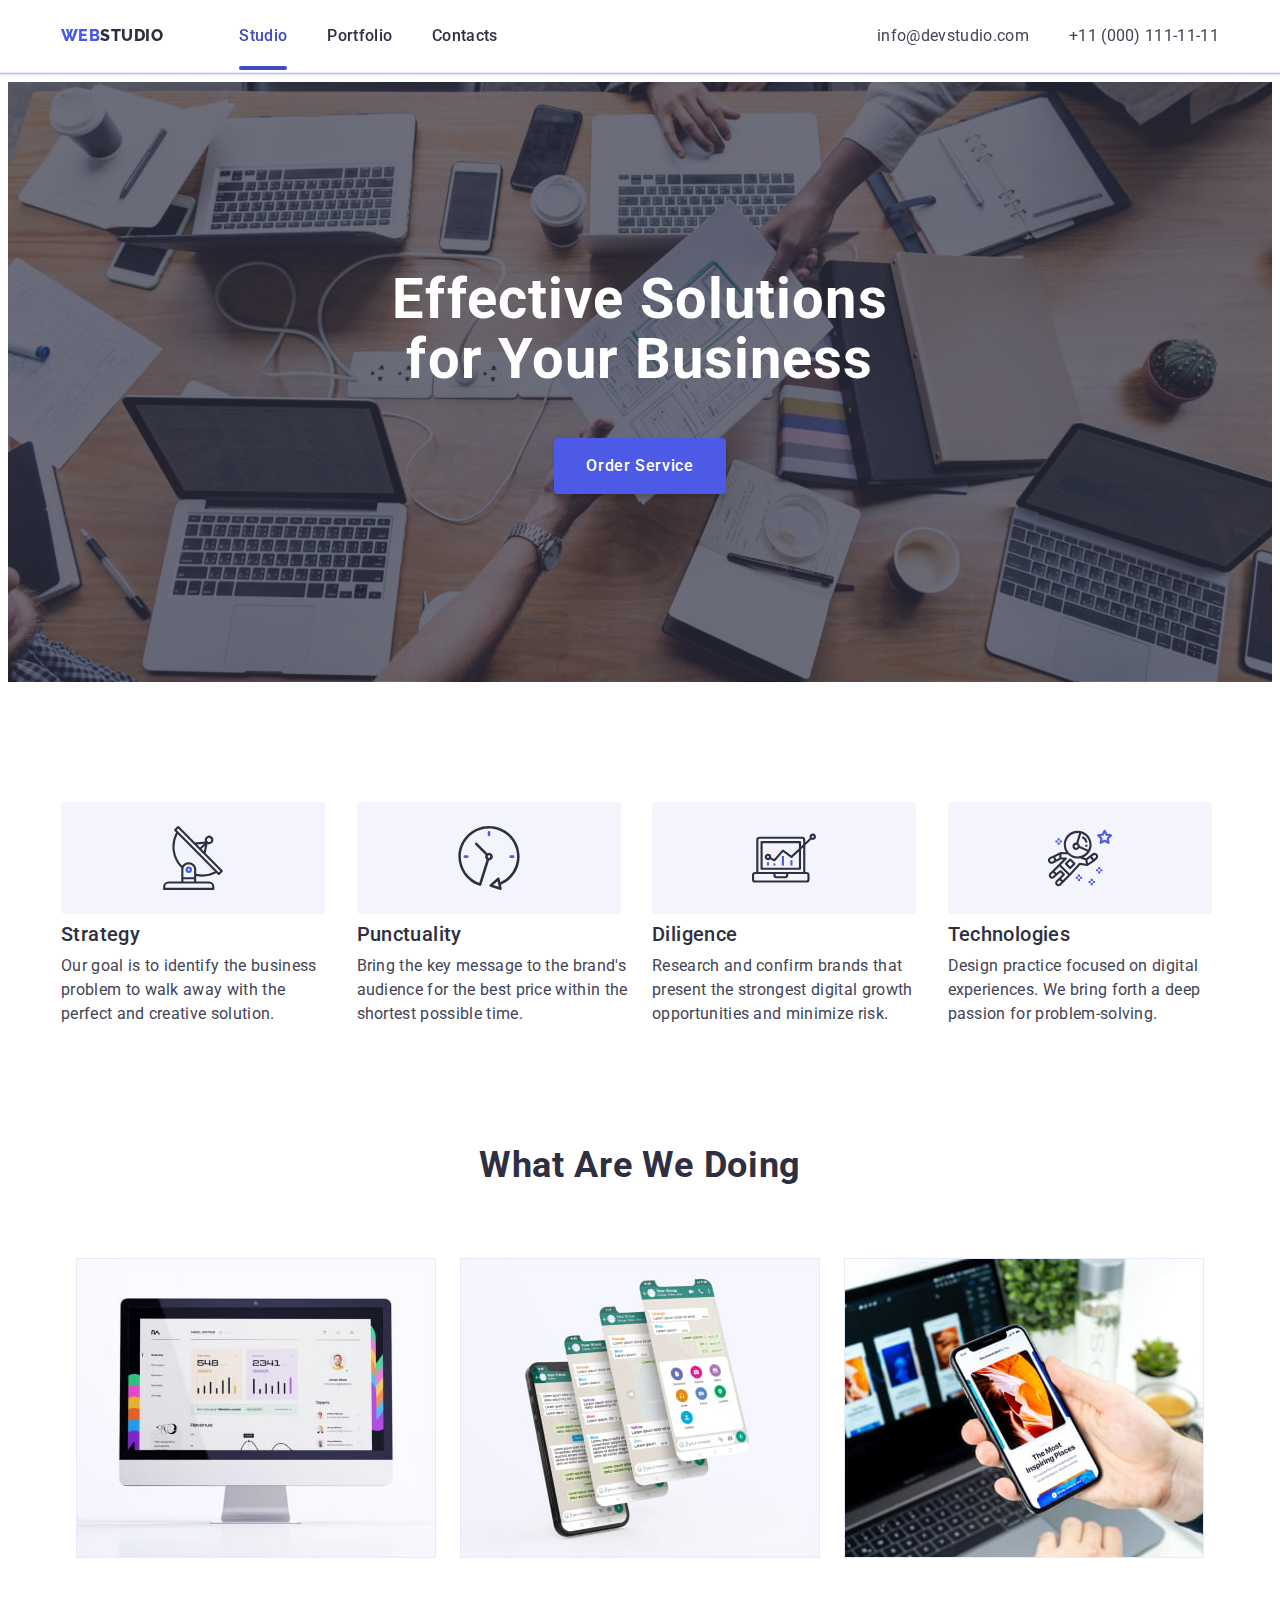
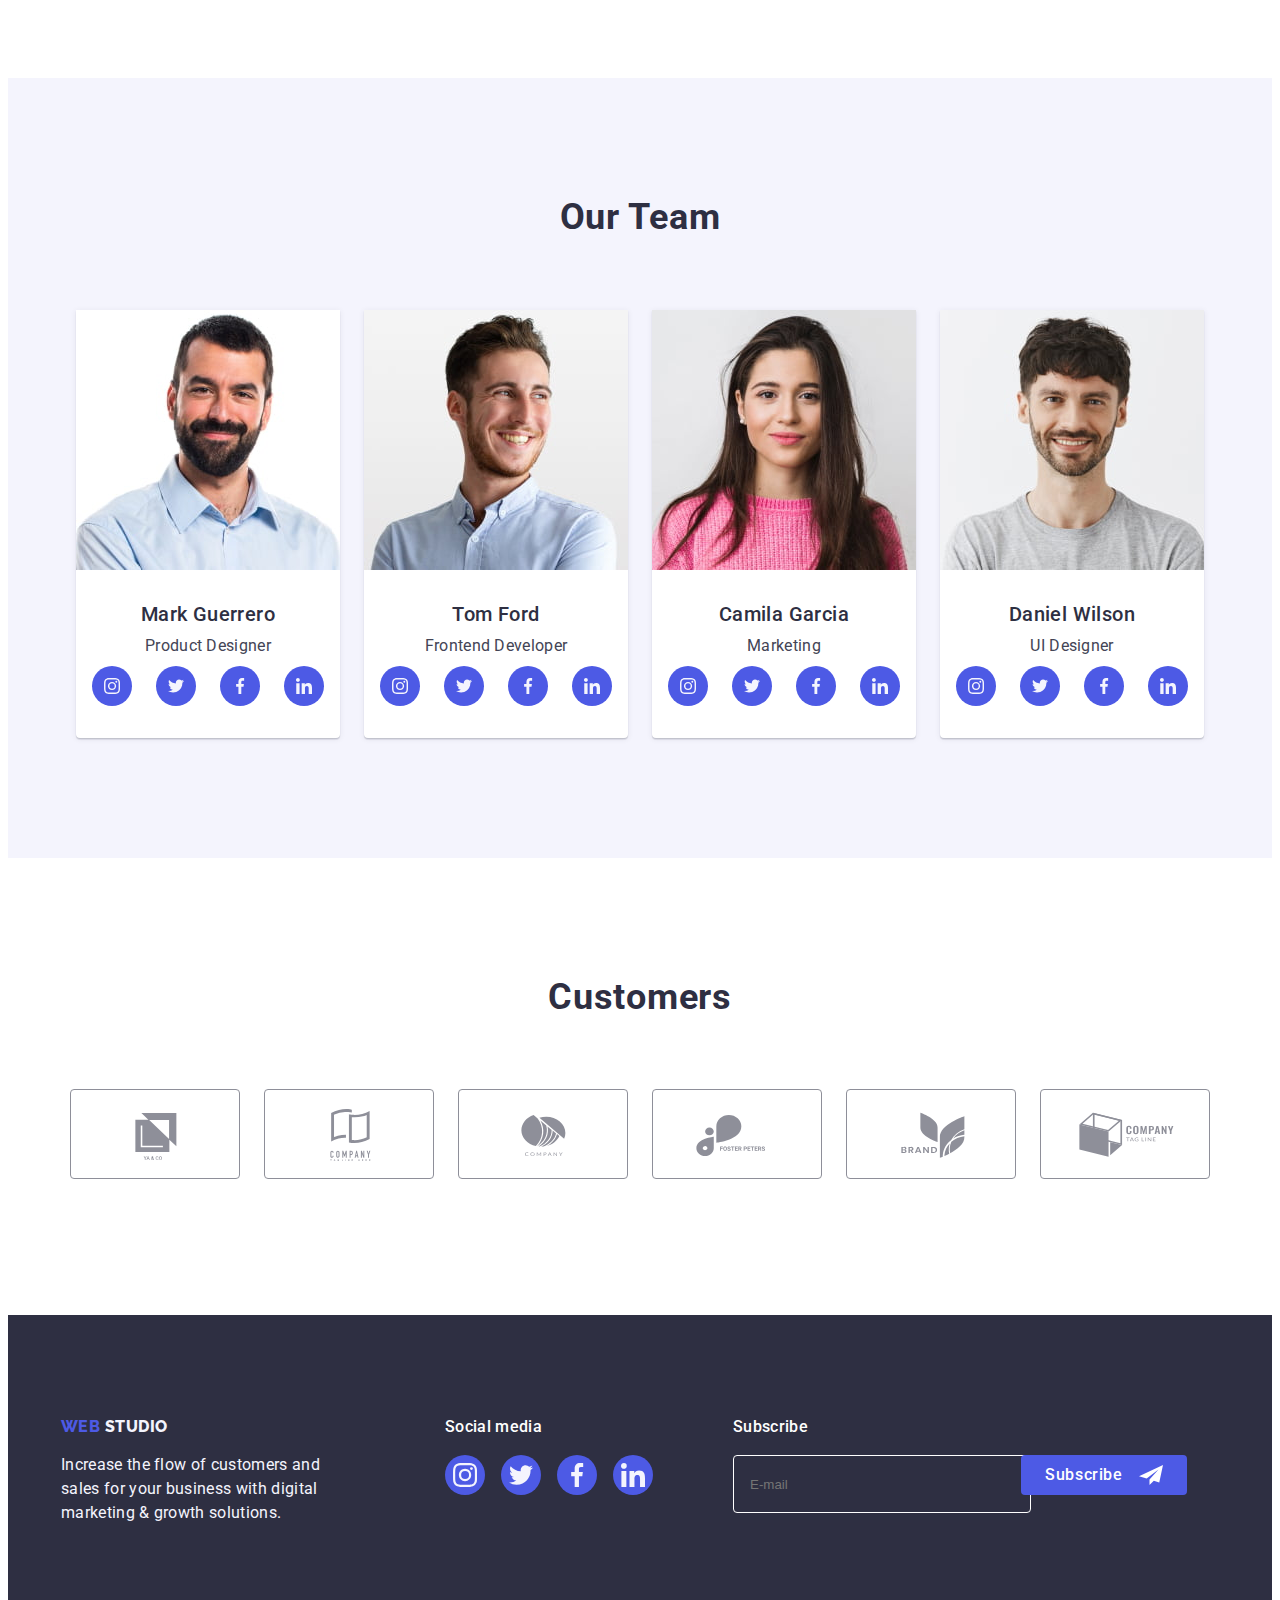
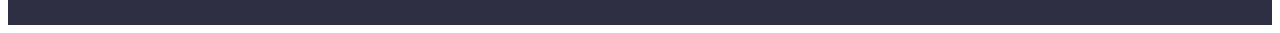
<file: index.html>
<!DOCTYPE html>
<html lang="en">
  <head>
    <meta charset="UTF-8" />
    <meta http-equiv="X-UA-Compatible" content="IE=edge" />
    <meta name="viewport" content="width=device-width, initial-scale=1.0" />
    <title>Web Studio</title>
    <link rel="preconnect" href="https://fonts.googleapis.com" />
    <link rel="preconnect" href="https://fonts.gstatic.com" crossorigin />
    <link
      href="https://fonts.googleapis.com/css2?family=Raleway:wght@800&family=Roboto:wght@400;500;700&display=swap"
      rel="stylesheet"
    />
    <link
      rel="stylesheet"
      href="https://cdnjs.cloudflare.com/ajax/libs/modern-normalize/1.1.0/modern-normalize.min.css"
      integrity="sha512-wpPYUAdjBVSE4KJnH1VR1HeZfpl1ub8YT/NKx4PuQ5NmX2tKuGu6U/JRp5y+Y8XG2tV+wKQpNHVUX03MfMFn9Q=="
      crossorigin="anonymous"
      referrerpolicy="no-referrer"
    />
    <link rel="stylesheet" href="./css/styles.css" />
  </head>

  <body>
    <!-- Header section -->
    <header class="header">
      <!-- Navigation in header -->
      <div class="header-container container">
        <nav class="nav">
          <a class="nav-logo logo link" href="./index.html">
            Web
            <span class="studi">Studio</span>
          </a>
          <ul class="nav-list list">
            <li class="nav-list-item"><a class="nav-link link navigation active" href="./index.html">Studio</a></li>
            <li class="nav-list-item"><a class="nav-link link navigation" href="./portfolio.html">Portfolio</a></li>
            <li class="nav-list-item"><a class="nav-link link navigation" href="">Contacts</a></li>
          </ul>
        </nav>
        <!-- Contact in header -->
        <address class="contact-link contact-link-container">
          <ul class="contact-list list">
            <li><a class="contact-link link" href="mailto:info@devstudio.com">info@devstudio.com</a></li>
            <li><a class="contact-link link" href="tel:+110001111111">+11 (000) 111-11-11</a></li>
          </ul>
        </address>
      </div>
    </header>
    <!-- Main block -->
    <main>
      <!-- Hero section -->
      <section class="hero-section section">
        <div class="container hero-block-container">
          <h1 class="hero-container hero">Effective Solutions for Your Business</h1>
          <button class="button btn" type="button" data-modal-open>Order Service</button>
        </div>
      </section>
      <!-- Feature section -->
      <section class="section section-feature">
        <div class="container">
          <h2 class="visually-hidden">Our advantages</h2>
          <ul class="section-list feature-container list">
            <li class="section-list-item">
              <div class="feature">
                <svg class="feature-icon" width="64" height="64">
                  <use href="./images/icons.svg#strategy"></use>
                </svg>
              </div>
              <h3 class="feature-subtitle subtitle">Strategy</h3>
              <p class="feature-description description">
                Our goal is to identify the business problem to walk away with the perfect and creative solution.
              </p>
            </li>

            <li class="section-list-item">
              <div class="feature">
                <svg class="feature-icon" width="64" height="64">
                  <use href="./images/icons.svg#punctuality"></use>
                </svg>
              </div>
              <h3 class="feature-subtitle subtitle">Punctuality</h3>
              <p class="feature-description description">
                Bring the key message to the brand's audience for the best price within the shortest possible time.
              </p>
            </li>
            <li class="section-list-item">
              <div class="feature">
                <svg class="feature-icon" width="64" height="64">
                  <use href="./images/icons.svg#diligence"></use>
                </svg>
              </div>
              <h3 class="feature-subtitle subtitle">Diligence</h3>
              <p class="feature-description description">
                Research and confirm brands that present the strongest digital growth opportunities and minimize risk.
              </p>
            </li>
            <li class="section-list-item">
              <div class="feature">
                <svg class="feature-icon" width="64" height="64">
                  <use href="./images/icons.svg#technologies"></use>
                </svg>
              </div>
              <h3 class="feature-subtitle subtitle">Technologies</h3>
              <p class="feature-description description">
                Design practice focused on digital experiences. We bring forth a deep passion for problem-solving.
              </p>
            </li>
          </ul>
        </div>
      </section>
      <!-- About section -->
      <section class="section about-section">
        <div class="container">
          <h2 class="title title-container">What are we doing</h2>
          <ul class="about-list card-container list section-list">
            <li class="card-container-item"
              ><img src="./images/what-are-we-doing/img-1.jpg" alt="Computer" width="360" height="300"
            /></li>
            <li class="card-container-item"
              ><img src="./images/what-are-we-doing/img-2.jpg" alt="Phone" width="360" height="300"
            /></li>
            <li class="card-container-item"
              ><img src="./images/what-are-we-doing/img-3.jpg" alt="Tablet" width="360" height="300"
            /></li>
          </ul>
        </div>
      </section>
      <!-- Team section -->
      <section class="team">
        <div class="container team-container">
          <h2 class="title title-container">Our Team</h2>
          <ul class="card-container list section-list">
            <li class="team-list card-container-item crew">
              <img src="./images/our-team/img-1.jpg" alt="Product Designer Mark Guerrero" width="264" height="260" />
              <div class="card-description">
                <h3 class="crew-subtitle subtitle">Mark Guerrero</h3>
                <p class="crew-description description">Product Designer</p>
                <ul class="socials list">
                  <li class="socials-item">
                    <a
                      class="socials-link link"
                      href=""
                      target="_blank"
                      rel="noopener noreferrer"
                      aria-label="Instagram icon"
                    >
                      <svg class="socials-icon" width="16" height="16">
                        <use href="./images/icons.svg#instagram"></use>
                      </svg>
                    </a>
                  </li>
                  <li class="socials-item">
                    <a
                      class="socials-link link"
                      href=""
                      target="_blank"
                      rel="noopener noreferrer"
                      aria-label="Twitter icon"
                    >
                      <svg class="socials-icon" width="16" height="16">
                        <use href="./images/icons.svg#twitter"></use>
                      </svg>
                    </a>
                  </li>
                  <li class="socials-item">
                    <a
                      class="socials-link link"
                      href=""
                      target="_blank"
                      rel="noopener noreferrer"
                      aria-label="Facebook icon"
                    >
                      <svg class="socials-icon" width="16" height="16">
                        <use href="./images/icons.svg#facebook"></use>
                      </svg>
                    </a>
                  </li>
                  <li class="socials-item">
                    <a
                      class="socials-link link"
                      href=""
                      target="_blank"
                      rel="noopener noreferrer"
                      aria-label="LinkedIn icon"
                    >
                      <svg class="socials-icon" width="16" height="16">
                        <use href="./images/icons.svg#linkedin"></use>
                      </svg>
                    </a>
                  </li>
                </ul>
              </div>
            </li>

            <li class="team-list card-container-item crew">
              <img src="./images/our-team/img-2.jpg" alt="Frontend Developer Tom Ford" width="264" height="260" />
              <div class="card-description">
                <h3 class="crew-subtitle subtitle">Tom Ford</h3>
                <p class="crew-description description">Frontend Developer</p>
                <ul class="socials list">
                  <li class="socials-item">
                    <a
                      class="socials-link link"
                      href=""
                      target="_blank"
                      rel="noopener noreferrer"
                      aria-label="Instagram icon"
                    >
                      <svg class="socials-icon" width="16" height="16">
                        <use href="./images/icons.svg#instagram"></use>
                      </svg>
                    </a>
                  </li>
                  <li class="socials-item">
                    <a
                      class="socials-link link"
                      href=""
                      target="_blank"
                      rel="noopener noreferrer"
                      aria-label="Twitter icon"
                    >
                      <svg class="socials-icon" width="16" height="16">
                        <use href="./images/icons.svg#twitter"></use>
                      </svg>
                    </a>
                  </li>
                  <li class="socials-item">
                    <a
                      class="socials-link link"
                      href=""
                      target="_blank"
                      rel="noopener noreferrer"
                      aria-label="Facebook icon"
                    >
                      <svg class="socials-icon" width="16" height="16">
                        <use href="./images/icons.svg#facebook"></use>
                      </svg>
                    </a>
                  </li>
                  <li class="socials-item">
                    <a
                      class="socials-link link"
                      href=""
                      target="_blank"
                      rel="noopener noreferrer"
                      aria-label="LinkedIn icon"
                    >
                      <svg class="socials-icon" width="16" height="16">
                        <use href="./images/icons.svg#linkedin"></use>
                      </svg>
                    </a>
                  </li>
                </ul>
              </div>
            </li>

            <li class="team-list card-container-item crew">
              <img src="./images/our-team/img-3.jpg" alt="Marketing Camila Garcia" width="264" height="260" />
              <div class="card-description">
                <h3 class="crew-subtitle subtitle">Camila Garcia</h3>
                <p class="crew-description description">Marketing</p>
                <ul class="socials list">
                  <li class="socials-item">
                    <a
                      class="socials-link link"
                      href=""
                      target="_blank"
                      rel="noopener noreferrer"
                      aria-label="Instagram icon"
                    >
                      <svg class="socials-icon" width="16" height="16">
                        <use href="./images/icons.svg#instagram"></use>
                      </svg>
                    </a>
                  </li>
                  <li class="socials-item">
                    <a
                      class="socials-link link"
                      href=""
                      target="_blank"
                      rel="noopener noreferrer"
                      aria-label="Twitter icon"
                    >
                      <svg class="socials-icon" width="16" height="16">
                        <use href="./images/icons.svg#twitter"></use>
                      </svg>
                    </a>
                  </li>
                  <li class="socials-item">
                    <a
                      class="socials-link link"
                      href=""
                      target="_blank"
                      rel="noopener noreferrer"
                      aria-label="Facebook icon"
                    >
                      <svg class="socials-icon" width="16" height="16">
                        <use href="./images/icons.svg#facebook"></use>
                      </svg>
                    </a>
                  </li>
                  <li class="socials-item">
                    <a
                      class="socials-link link"
                      href=""
                      target="_blank"
                      rel="noopener noreferrer"
                      aria-label="LinkedIn icon"
                    >
                      <svg class="socials-icon" width="16" height="16">
                        <use href="./images/icons.svg#linkedin"></use>
                      </svg>
                    </a>
                  </li>
                </ul>
              </div>
            </li>

            <li class="team-list card-container-item crew">
              <img src="./images/our-team/img-4.jpg" alt="Daniel Wilson UI Designer" width="264" height="260" />
              <div class="card-description">
                <h3 class="crew-subtitle subtitle">Daniel Wilson</h3>
                <p class="crew-description description">UI Designer</p>
                <ul class="socials list">
                  <li class="socials-item">
                    <a
                      class="socials-link link"
                      href=""
                      target="_blank"
                      rel="noopener noreferrer"
                      aria-label="Instagram icon"
                    >
                      <svg class="socials-icon" width="16" height="16">
                        <use href="./images/icons.svg#instagram"></use>
                      </svg>
                    </a>
                  </li>
                  <li class="socials-item">
                    <a
                      class="socials-link link"
                      href=""
                      target="_blank"
                      rel="noopener noreferrer"
                      aria-label="Twitter icon"
                    >
                      <svg class="socials-icon" width="16" height="16">
                        <use href="./images/icons.svg#twitter"></use>
                      </svg>
                    </a>
                  </li>
                  <li class="socials-item">
                    <a
                      class="socials-link link"
                      href=""
                      target="_blank"
                      rel="noopener noreferrer"
                      aria-label="Facebook icon"
                    >
                      <svg class="socials-icon" width="16" height="16">
                        <use href="./images/icons.svg#facebook"></use>
                      </svg>
                    </a>
                  </li>
                  <li class="socials-item">
                    <a
                      class="socials-link link"
                      href=""
                      target="_blank"
                      rel="noopener noreferrer"
                      aria-label="LinkedIn icon"
                    >
                      <svg class="socials-icon" width="16" height="16">
                        <use href="./images/icons.svg#linkedin"></use>
                      </svg>
                    </a>
                  </li>
                </ul>
              </div>
            </li>
          </ul>
        </div>
      </section>
      <!-- Customer section -->
      <section class="customers">
        <div class="container customers-subsection">
          <h2 class="title title-container customer-title">Customers</h2>
          <ul class="client">
            <li class="list client-list">
              <a class="client-link link" href="" target="_blank" rel="noopener noreferrer" aria-label="Client-1 icon">
                <svg class="client-icon" width="104" height="56">
                  <use href="./images/icons.svg#client-1"></use>
                </svg>
              </a>
            </li>
            <li class="list client-list">
              <a class="client-link link" href="" target="_blank" rel="noopener noreferrer" aria-label="Client-2 icon">
                <svg class="client-icon" width="104" height="56">
                  <use href="./images/icons.svg#client-2"></use>
                </svg>
              </a>
            </li>
            <li class="list client-list">
              <a class="client-link link" href="" target="_blank" rel="noopener noreferrer" aria-label="Client-3 icon">
                <svg class="client-icon" width="104" height="56">
                  <use href="./images/icons.svg#client-3"></use>
                </svg>
              </a>
            </li>
            <li class="list client-list">
              <a class="client-link link" href="" target="_blank" rel="noopener noreferrer" aria-label="Client-4 icon">
                <svg class="client-icon" width="104" height="56">
                  <use href="./images/icons.svg#client-4"></use>
                </svg>
              </a>
            </li>
            <li class="list client-list">
              <a class="client-link link" href="" target="_blank" rel="noopener noreferrer" aria-label="Client-5 icon">
                <svg class="client-icon" width="104" height="56">
                  <use href="./images/icons.svg#client-5"></use>
                </svg>
              </a>
            </li>
            <li class="list client-list">
              <a class="client-link link" href="" target="_blank" rel="noopener noreferrer" aria-label="Client-6 icon">
                <svg class="client-icon" width="104" height="56">
                  <use href="./images/icons.svg#client-6"></use>
                </svg>
              </a>
            </li>
          </ul>
        </div>
      </section>
    </main>
    <!-- Footer section -->
    <footer class="footer">
      <div class="container footer-container">
        <!-- Footer description -->
        <div class="footer-left">
          <a class="nav-logo footer-logo link" href="./index.html">
            Web
            <span class="studio-footer">Studio</span>
          </a>
          <!-- <div class="social-footer"> -->
          <p class="footer-description"
            >Increase the flow of customers and sales for your business with digital marketing & growth solutions.</p
          >
        </div>
        <!-- Footer links -->
        <div class="social-media">
          <p class="footer-description social-media-link">Social media</p>
          <ul class="socials socials-footer list">
            <li class="socials-item">
              <a
                class="socials-link socials-link-footer link"
                href=""
                target="_blank"
                rel="noopener noreferrer"
                aria-label="Instagram icon"
              >
                <svg class="socials-icon" width="24" height="24">
                  <use href="./images/icons.svg#instagram"></use>
                </svg>
              </a>
            </li>
            <li class="socials-item">
              <a
                class="socials-link socials-link-footer link"
                href=""
                target="_blank"
                rel="noopener noreferrer"
                aria-label="Twitter icon"
              >
                <svg class="socials-icon" width="24" height="24">
                  <use href="./images/icons.svg#twitter"></use>
                </svg>
              </a>
            </li>
            <li class="socials-item">
              <a
                class="socials-link socials-link-footer link"
                href=""
                target="_blank"
                rel="noopener noreferrer"
                aria-label="Facebook icon"
              >
                <svg class="socials-icon" width="24" height="24">
                  <use href="./images/icons.svg#facebook"></use>
                </svg>
              </a>
            </li>
            <li class="socials-item">
              <a
                class="socials-link socials-link-footer link"
                href=""
                target="_blank"
                rel="noopener noreferrer"
                aria-label="LinkedIn icon"
              >
                <svg class="socials-icon" width="24" height="24">
                  <use href="./images/icons.svg#linkedin"></use>
                </svg>
              </a>
            </li>
          </ul>
        </div>
        <!-- Footer subscribe section -->
        <div class="footer-subscription">
          <p class="footer-description social-media-link">Subscribe</p>
          <div class="subscription-field">
            <label class="subscription-tag" for="email">
              <input class="subscription-email" type="email" name="" id="email" placeholder="E-mail"
            /></label>
            <button type="submit" class="button subscribe-btn"
              >Subscribe<svg class="subscribe-btn-plane" width="24" height="24">
                <use href="./images/icons.svg#icon-subscribe"></use>
              </svg>
            </button>
          </div>
        </div>
      </div>
    </footer>
    <!-- Modal -->
    <div class="backdrop is-hidden" data-modal>
      <div class="modal">
        <button type="button" class="modal-close-btn" data-modal-close>
          <svg class="modal-close-item" width="8" height="8">
            <use href="./images/icons.svg#icon-close"></use>
          </svg>
        </button>
        <p class="footer-description modal-text">Leave your contacts and we will call you back</p>

        <form name="modal_form" class="modal-form">
          <label class="modal-form-label" for="modal_name">Name</label>
          <div class="modal-form-wrapper">
            <input class="modal-form-field" type="text" name="modal_name" id="modal_name" />
            <svg class="modal-form-icon" width="18" height="18">
              <use href="./images/icons.svg#icon-person"></use>
            </svg>
          </div>
          <label class="modal-form-label" for="modal_phone">Phone</label>
          <div class="modal-form-wrapper">
            <input class="modal-form-field" type="tel" name="modal_phone" id="modal_phone" />
            <svg class="modal-form-icon" width="18" height="24">
              <use href="./images/icons.svg#icon-phone"></use>
            </svg>
          </div>
          <label class="modal-form-label" for="modal_email">Email</label>
          <div class="modal-form-wrapper">
            <input class="modal-form-field" type="email" name="modal_email" id="modal_email" />
            <svg class="modal-form-icon" width="18" height="24">
              <use href="./images/icons.svg#icon-email"></use>
            </svg>
          </div>
          <label class="modal-form-label" for="modal_comment">Comment</label>
          <textarea
            class="modal-comment-field"
            name="modal_comment"
            id="modal_comment"
            rows="7"
            placeholder="Text input"
          ></textarea>
          <label class="modal-form-agreement">
            <input class="modal-check-input" type="checkbox" name="modal_agreement" />
            <span class="modal-agreement-text"
              >I accept the terms and conditions of the <a class="modal-agreement-link" href="">Privacy Policy</a></span
            >
          </label>
          <button class="modal-btn button btn" type="submit">Send</button>
        </form>
      </div>
    </div>
    <script src="./js/modal.js"></script>
  </body>
</html>
</file>
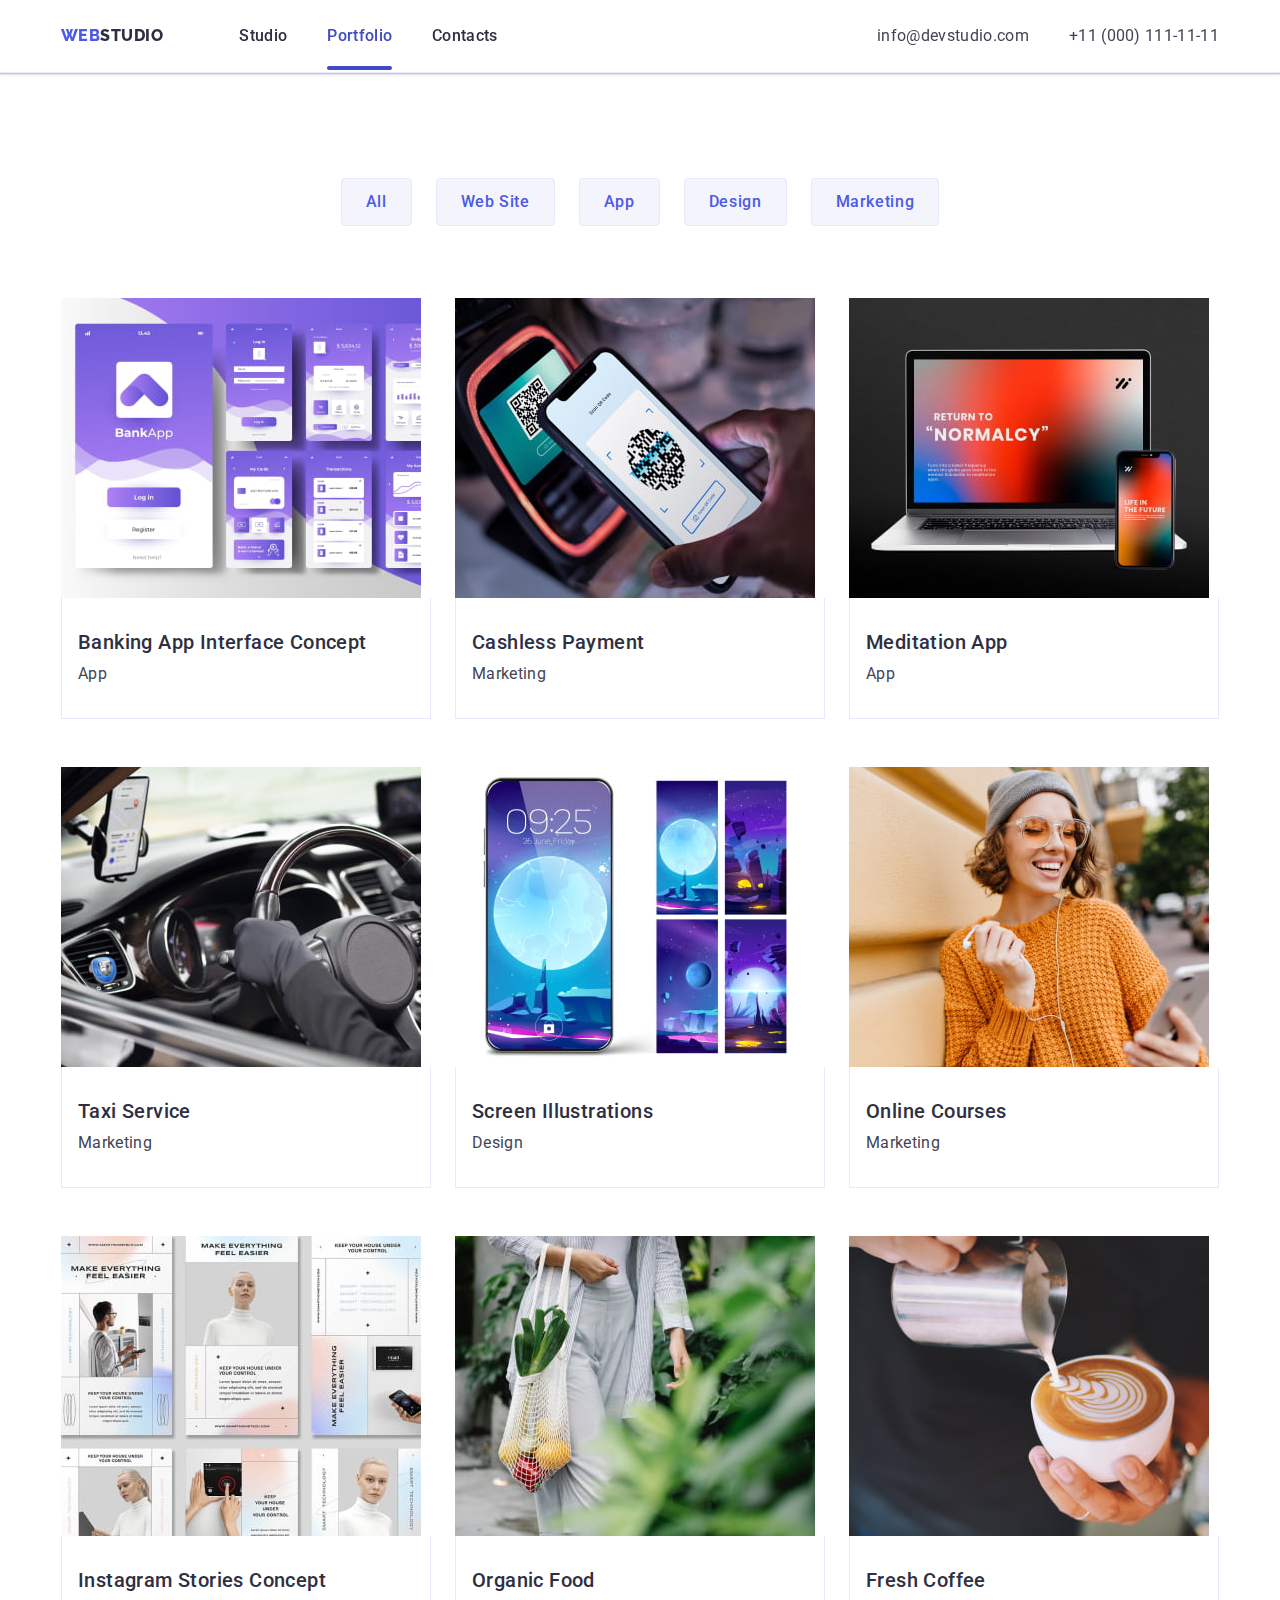
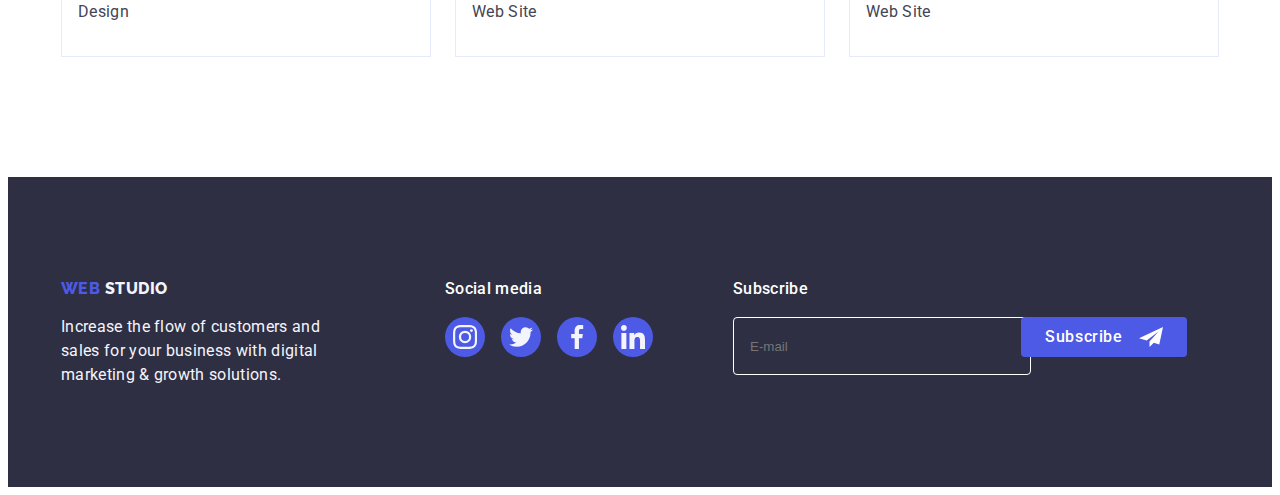
<file: portfolio.html>
<!DOCTYPE html>
<html lang="en">
  <head>
    <meta charset="UTF-8" />
    <meta http-equiv="X-UA-Compatible" content="IE=edge" />
    <meta name="viewport" content="width=device-width, initial-scale=1.0" />
    <title>Web Studio</title>
    <link rel="preconnect" href="https://fonts.googleapis.com" />
    <link rel="preconnect" href="https://fonts.gstatic.com" crossorigin />
    <link
      href="https://fonts.googleapis.com/css2?family=Raleway:wght@800&family=Roboto:wght@400;500;700&display=swap"
      rel="stylesheet"
    />
    <link
      rel="stylesheet"
      href="https://cdnjs.cloudflare.com/ajax/libs/modern-normalize/1.1.0/modern-normalize.min.css"
      integrity="sha512-wpPYUAdjBVSE4KJnH1VR1HeZfpl1ub8YT/NKx4PuQ5NmX2tKuGu6U/JRp5y+Y8XG2tV+wKQpNHVUX03MfMFn9Q=="
      crossorigin="anonymous"
      referrerpolicy="no-referrer"
    />
    <link rel="stylesheet" href="./css/styles.css" />
  </head>

  <body>
    <!-- Header section -->
    <header class="header">
      <!-- Navigation in header -->
      <div class="header-container container">
        <nav class="nav">
          <a class="nav-logo logo link" href="./index.html">
            Web
            <span class="studi">Studio</span>
          </a>
          <ul class="nav-list list">
            <li class="nav-list-item"><a class="nav-link link navigation" href="./index.html">Studio</a></li>
            <li class="nav-list-item"
              ><a class="nav-link link navigation active" href="./portfolio.html">Portfolio</a></li
            >
            <li class="nav-list-item"><a class="nav-link link navigation" href="">Contacts</a></li>
          </ul>
        </nav>
        <!-- Contact in header -->
        <address class="contact-link contact-link-container">
          <ul class="contact-list list">
            <li><a class="contact-link link" href="mailto:info@devstudio.com">info@devstudio.com</a></li>
            <li><a class="contact-link link" href="tel:+110001111111">+11 (000) 111-11-11</a></li>
          </ul>
        </address>
      </div>
    </header>
    <!-- Main block -->
    <main>
      <section class="portfolio">
        <div class="container">
          <h1 class="visually-hidden">Portfolio</h1>
          <!-- Filter block -->
          <ul class="filter list">
            <li><button class="button button-filter btn-fltr" type="button">All</button></li>
            <li><button class="button button-filter btn-fltr" type="button">Web Site</button></li>
            <li><button class="button button-filter btn-fltr" type="button">App</button></li>
            <li><button class="button button-filter btn-fltr" type="button">Design</button></li>
            <li><button class="button button-filter btn-fltr" type="button">Marketing</button></li>
          </ul>
          <!-- Projects block -->
          <ul class="card-container project list">
            <li class="project-list">
              <a class="card-project link" href="">
                <div class="project-thumb">
                  <img src="./images/projects/img-1.jpg" alt="Banking App Interface Concept" width="360" height="300" />

                  <p class="overlay overlay-text"
                    >14 Stylish and User-Friendly App Design Concepts · Task Manager App · Calorie Tracker App · Exotic
                    Fruit Ecommerce App · Cloud Storage App</p
                  >
                </div>
                <div class="card-project-text">
                  <h2 class="project-subtitle subtitle">Banking App Interface Concept</h2>
                  <p class="description">App</p>
                </div>
              </a>
            </li>
            <li class="project-list">
              <a class="card-project link" href="">
                <div class="project-thumb">
                  <img src="./images/projects/img-2.jpg" alt="Cashless Payment" width="360" height="300" />

                  <p class="overlay overlay-text"
                    >14 Stylish and User-Friendly App Design Concepts · Task Manager App · Calorie Tracker App · Exotic
                    Fruit Ecommerce App · Cloud Storage App</p
                  >
                </div>
                <div class="card-project-text">
                  <h2 class="project-subtitle subtitle">Cashless Payment</h2>
                  <p class="description">Marketing</p>
                </div>
              </a>
            </li>
            <li class="project-list">
              <a class="card-project link" href="">
                <div class="project-thumb">
                  <img src="./images/projects/img-3.jpg" alt="Meditation App" width="360" height="300" />

                  <p class="overlay overlay-text"
                    >14 Stylish and User-Friendly App Design Concepts · Task Manager App · Calorie Tracker App · Exotic
                    Fruit Ecommerce App · Cloud Storage App</p
                  >
                </div>
                <div class="card-project-text">
                  <h2 class="project-subtitle subtitle">Meditation App</h2>
                  <p class="description">App</p>
                </div>
              </a>
            </li>
            <li class="project-list">
              <a class="card-project link" href="">
                <div class="project-thumb">
                  <img src="./images/projects/img-4.jpg" alt="Taxi Service" width="360" height="300" />

                  <p class="overlay overlay-text"
                    >14 Stylish and User-Friendly App Design Concepts · Task Manager App · Calorie Tracker App · Exotic
                    Fruit Ecommerce App · Cloud Storage App</p
                  >
                </div>
                <div class="card-project-text">
                  <h2 class="project-subtitle subtitle">Taxi Service</h2>
                  <p class="description">Marketing</p>
                </div>
              </a>
            </li>
            <li class="project-list">
              <a class="card-project link" href="">
                <div class="project-thumb">
                  <img src="./images/projects/img-5.jpg" alt="Screen Illustrations" width="360" height="300" />

                  <p class="overlay overlay-text"
                    >14 Stylish and User-Friendly App Design Concepts · Task Manager App · Calorie Tracker App · Exotic
                    Fruit Ecommerce App · Cloud Storage App</p
                  >
                </div>
                <div class="card-project-text">
                  <h2 class="project-subtitle subtitle">Screen Illustrations</h2>
                  <p class="description">Design</p>
                </div>
              </a>
            </li>
            <li class="project-list">
              <a class="card-project link" href="">
                <div class="project-thumb">
                  <img src="./images/projects/img-6.jpg" alt="Online Courses" width="360" height="300" />

                  <p class="overlay overlay-text"
                    >14 Stylish and User-Friendly App Design Concepts · Task Manager App · Calorie Tracker App · Exotic
                    Fruit Ecommerce App · Cloud Storage App</p
                  >
                </div>
                <div class="card-project-text">
                  <h2 class="project-subtitle subtitle">Online Courses</h2>
                  <p class="description">Marketing</p>
                </div>
              </a>
            </li>
            <li class="project-list">
              <a class="card-project link" href="">
                <div class="project-thumb">
                  <img src="./images/projects/img-7.jpg" alt="Instagram Stories Concept" width="360" height="300" />

                  <p class="overlay overlay-text"
                    >14 Stylish and User-Friendly App Design Concepts · Task Manager App · Calorie Tracker App · Exotic
                    Fruit Ecommerce App · Cloud Storage App</p
                  >
                </div>
                <div class="card-project-text">
                  <h2 class="project-subtitle subtitle">Instagram Stories Concept</h2>
                  <p class="description">Design</p>
                </div>
              </a>
            </li>
            <li class="project-list">
              <a class="card-project link" href="">
                <div class="project-thumb">
                  <img src="./images/projects/img-8.jpg" alt="Organic Food" width="360" height="300" />

                  <p class="overlay overlay-text"
                    >14 Stylish and User-Friendly App Design Concepts · Task Manager App · Calorie Tracker App · Exotic
                    Fruit Ecommerce App · Cloud Storage App</p
                  >
                </div>
                <div class="card-project-text">
                  <h2 class="project-subtitle subtitle">Organic Food</h2>
                  <p class="description">Web Site</p>
                </div>
              </a>
            </li>
            <li class="project-list">
              <a class="card-project link" href="">
                <div class="project-thumb">
                  <img src="./images/projects/img-9.jpg" alt="Fresh Coffee" width="360" height="300" />

                  <p class="overlay overlay-text"
                    >14 Stylish and User-Friendly App Design Concepts · Task Manager App · Calorie Tracker App · Exotic
                    Fruit Ecommerce App · Cloud Storage App</p
                  >
                </div>
                <div class="card-project-text">
                  <h2 class="project-subtitle subtitle">Fresh Coffee</h2>
                  <p class="description">Web Site</p>
                </div>
              </a>
            </li>
          </ul>
        </div>
      </section>
    </main>
    <!-- Footer section -->
    <footer class="footer">
      <div class="container footer-container">
        <div class="footer-left">
          <a class="nav-logo footer-logo link" href="./index.html">
            Web
            <span class="studio-footer">Studio</span>
          </a>
          <!-- <div class="social-footer"> -->
          <p class="footer-description"
            >Increase the flow of customers and sales for your business with digital marketing & growth solutions.</p
          >
        </div>
        <div class="social-media">
          <p class="footer-description social-media-link">Social media</p>
          <ul class="socials socials-footer list">
            <li class="socials-item">
              <a
                class="socials-link socials-link-footer link"
                href=""
                target="_blank"
                rel="noopener noreferrer"
                aria-label="Instagram icon"
              >
                <svg class="socials-icon" width="24" height="24">
                  <use href="./images/icons.svg#instagram"></use>
                </svg>
              </a>
            </li>
            <li class="socials-item">
              <a
                class="socials-link socials-link-footer link"
                href=""
                target="_blank"
                rel="noopener noreferrer"
                aria-label="Twitter icon"
              >
                <svg class="socials-icon" width="24" height="24">
                  <use href="./images/icons.svg#twitter"></use>
                </svg>
              </a>
            </li>
            <li class="socials-item">
              <a
                class="socials-link socials-link-footer link"
                href=""
                target="_blank"
                rel="noopener noreferrer"
                aria-label="Facebook icon"
              >
                <svg class="socials-icon" width="24" height="24">
                  <use href="./images/icons.svg#facebook"></use>
                </svg>
              </a>
            </li>
            <li class="socials-item">
              <a
                class="socials-link socials-link-footer link"
                href=""
                target="_blank"
                rel="noopener noreferrer"
                aria-label="LinkedIn icon"
              >
                <svg class="socials-icon" width="24" height="24">
                  <use href="./images/icons.svg#linkedin"></use>
                </svg>
              </a>
            </li>
          </ul>
        </div>
        <!-- Footer subscribe section -->
        <div class="footer-subscription">
          <p class="footer-description social-media-link">Subscribe</p>
          <div class="subscription-field">
            <label class="subscription-tag" for="email">
              <input class="subscription-email" type="email" name="" id="email" placeholder="E-mail"
            /></label>
            <button type="submit" class="button subscribe-btn"
              >Subscribe<svg class="subscribe-btn-plane" width="24" height="24">
                <use href="./images/icons.svg#icon-subscribe"></use>
              </svg>
            </button>
          </div>
        </div>
      </div>
    </footer>
  </body>
</html>
</file>
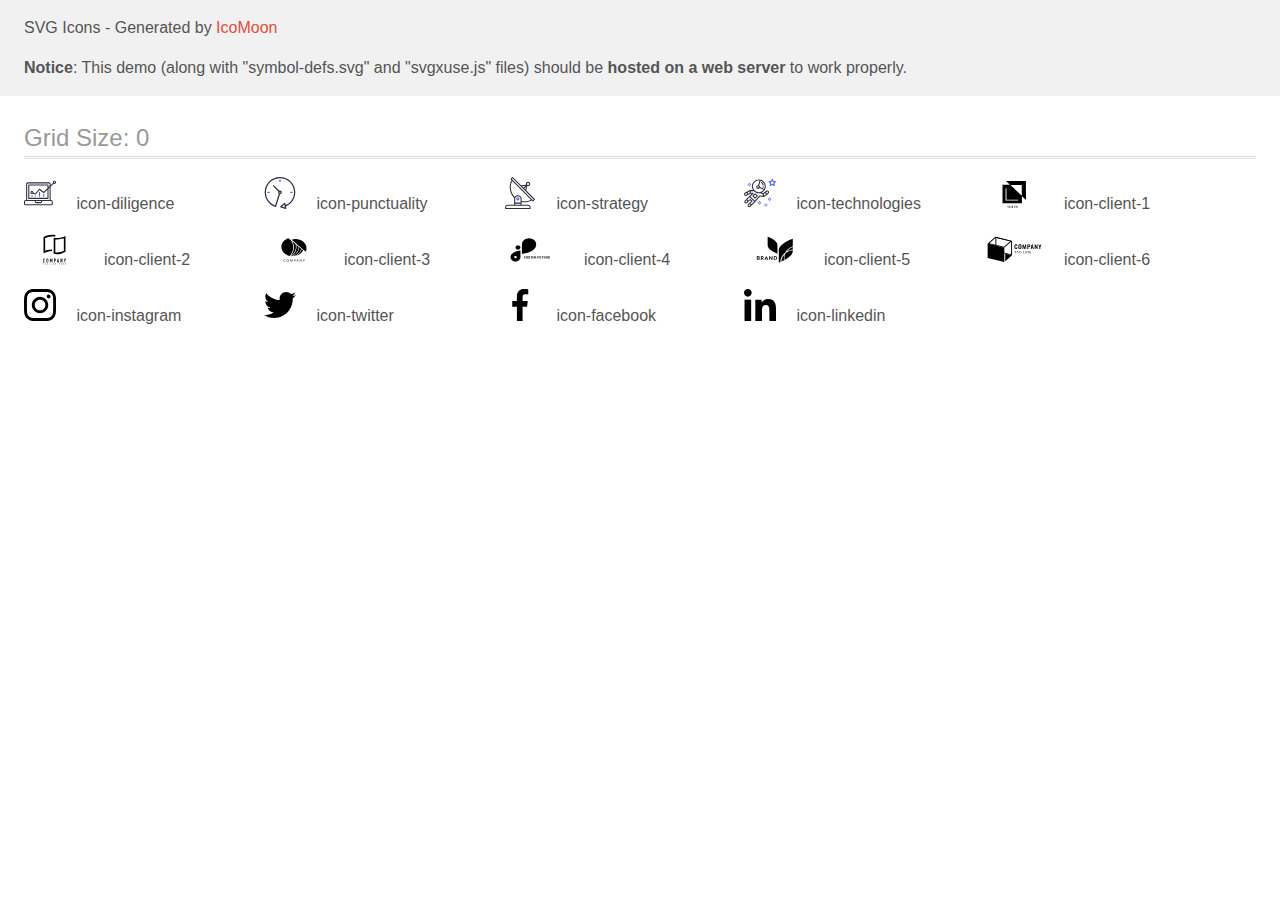
<file: images/icomoon/demo-external-svg.html>
<!doctype html>
<html>
<head>
    <title>IcoMoon - SVG Icons</title>
    <meta charset="utf-8">
    <meta name="viewport" content="width=device-width, initial-scale=1">
    <link rel="stylesheet" href="demo-files/demo.css">
    <link rel="stylesheet" href="style.css">
</head>
<body>
<header class="bgc1 clearfix">
<div class="mhl">
    <p>SVG Icons - Generated by <a href="https://icomoon.io/app">IcoMoon</a></p><p><strong>Notice</strong>: This demo (along with "symbol-defs.svg" and "svgxuse.js" files) should be <b>hosted on a web server</b> to work properly.</p>
</div>
</header>
    <div class="clearfix mhl ptl">
        <h1 class="mvm mtn fgc1">Grid Size: 0</h1>
        <div class="glyph fs1">
            <div class="clearfix pbs">
                <svg class="icon icon-diligence"><use xlink:href="symbol-defs.svg#icon-diligence"></use></svg><span class="name"> icon-diligence</span>
            </div>
        </div>
        <div class="glyph fs1">
            <div class="clearfix pbs">
                <svg class="icon icon-punctuality"><use xlink:href="symbol-defs.svg#icon-punctuality"></use></svg><span class="name"> icon-punctuality</span>
            </div>
        </div>
        <div class="glyph fs1">
            <div class="clearfix pbs">
                <svg class="icon icon-strategy"><use xlink:href="symbol-defs.svg#icon-strategy"></use></svg><span class="name"> icon-strategy</span>
            </div>
        </div>
        <div class="glyph fs1">
            <div class="clearfix pbs">
                <svg class="icon icon-technologies"><use xlink:href="symbol-defs.svg#icon-technologies"></use></svg><span class="name"> icon-technologies</span>
            </div>
        </div>
        <div class="glyph fs1">
            <div class="clearfix pbs">
                <svg class="icon icon-client-1"><use xlink:href="symbol-defs.svg#icon-client-1"></use></svg><span class="name"> icon-client-1</span>
            </div>
        </div>
        <div class="glyph fs1">
            <div class="clearfix pbs">
                <svg class="icon icon-client-2"><use xlink:href="symbol-defs.svg#icon-client-2"></use></svg><span class="name"> icon-client-2</span>
            </div>
        </div>
        <div class="glyph fs1">
            <div class="clearfix pbs">
                <svg class="icon icon-client-3"><use xlink:href="symbol-defs.svg#icon-client-3"></use></svg><span class="name"> icon-client-3</span>
            </div>
        </div>
        <div class="glyph fs1">
            <div class="clearfix pbs">
                <svg class="icon icon-client-4"><use xlink:href="symbol-defs.svg#icon-client-4"></use></svg><span class="name"> icon-client-4</span>
            </div>
        </div>
        <div class="glyph fs1">
            <div class="clearfix pbs">
                <svg class="icon icon-client-5"><use xlink:href="symbol-defs.svg#icon-client-5"></use></svg><span class="name"> icon-client-5</span>
            </div>
        </div>
        <div class="glyph fs1">
            <div class="clearfix pbs">
                <svg class="icon icon-client-6"><use xlink:href="symbol-defs.svg#icon-client-6"></use></svg><span class="name"> icon-client-6</span>
            </div>
        </div>
        <div class="glyph fs1">
            <div class="clearfix pbs">
                <svg class="icon icon-instagram"><use xlink:href="symbol-defs.svg#icon-instagram"></use></svg><span class="name"> icon-instagram</span>
            </div>
        </div>
        <div class="glyph fs1">
            <div class="clearfix pbs">
                <svg class="icon icon-twitter"><use xlink:href="symbol-defs.svg#icon-twitter"></use></svg><span class="name"> icon-twitter</span>
            </div>
        </div>
        <div class="glyph fs1">
            <div class="clearfix pbs">
                <svg class="icon icon-facebook"><use xlink:href="symbol-defs.svg#icon-facebook"></use></svg><span class="name"> icon-facebook</span>
            </div>
        </div>
        <div class="glyph fs1">
            <div class="clearfix pbs">
                <svg class="icon icon-linkedin"><use xlink:href="symbol-defs.svg#icon-linkedin"></use></svg><span class="name"> icon-linkedin</span>
            </div>
        </div>
  </div>
<script defer src="svgxuse.js"></script>
</body>
</html>
</file>
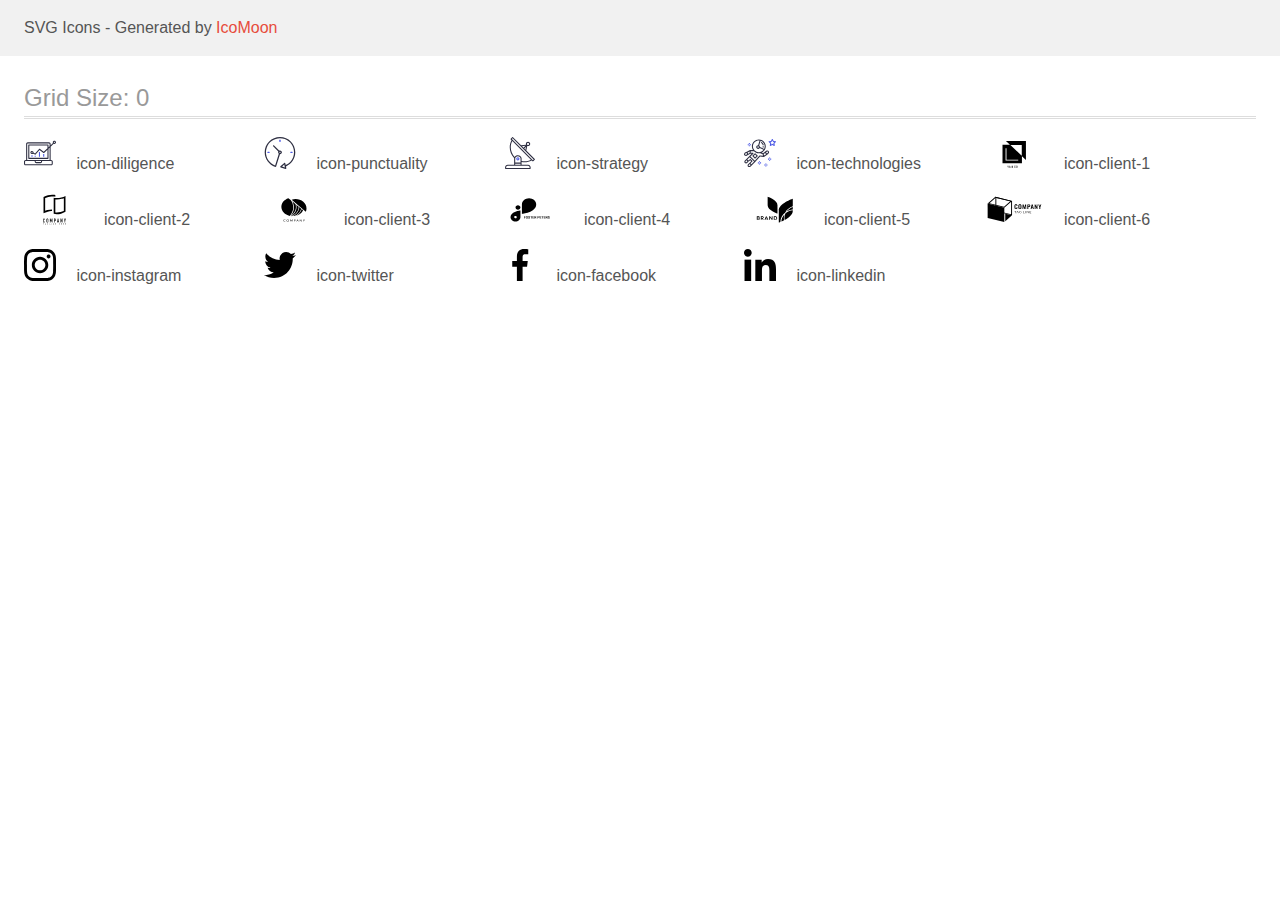
<file: images/icomoon/demo.html>
<!doctype html>
<html>
<head>
    <title>IcoMoon - SVG Icons</title>
    <meta charset="utf-8">
    <meta name="viewport" content="width=device-width, initial-scale=1">
    <link rel="stylesheet" href="demo-files/demo.css">
    <link rel="stylesheet" href="style.css">
</head>
<body>
<svg aria-hidden="true" style="position: absolute; width: 0; height: 0; overflow: hidden;" version="1.1" xmlns="http://www.w3.org/2000/svg" xmlns:xlink="http://www.w3.org/1999/xlink">
<defs>
<symbol id="icon-diligence" viewBox="0 0 32 32">
<path fill="#4d5ae5" style="fill: var(--color1, #4d5ae5)" d="M14.926 14.965h1.066v4.798h-1.066v-4.797z"></path>
<path fill="#4d5ae5" style="fill: var(--color1, #4d5ae5)" d="M19.19 17.097h1.066v2.665h-1.066v-2.665z"></path>
<path fill="#4d5ae5" style="fill: var(--color1, #4d5ae5)" d="M10.661 18.696h1.066v1.066h-1.066v-1.066z"></path>
<path fill="#4d5ae5" style="fill: var(--color1, #4d5ae5)" d="M7.463 18.163h1.066v1.599h-1.066v-1.599z"></path>
<path fill="#2e2f42" style="fill: var(--color2, #2e2f42)" d="M1.599 28.291h25.587c0.883 0 1.599-0.716 1.599-1.599v-2.132c0-0.883-0.716-1.599-1.599-1.599h-0.533v-13.293l3.028-2.868c0.703 0.346 1.553 0.136 2.013-0.499s0.396-1.508-0.152-2.068-1.42-0.644-2.065-0.198c-0.644 0.446-0.873 1.292-0.542 2.002l-2.281 2.163v-1.23c0-0.883-0.716-1.599-1.599-1.599h-21.322c-0.883 0-1.599 0.716-1.599 1.599v15.992h-0.533c-0.883 0-1.599 0.716-1.599 1.599v2.132c0 0.883 0.716 1.599 1.599 1.599zM30.384 4.837c0.294 0 0.533 0.239 0.533 0.533s-0.239 0.533-0.533 0.533c-0.294 0-0.533-0.239-0.533-0.533s0.239-0.533 0.533-0.533zM3.198 6.969c0-0.294 0.239-0.533 0.533-0.533h21.322c0.294 0 0.533 0.239 0.533 0.533v2.239l-1.066 1.013v-2.186c0-0.294-0.239-0.533-0.533-0.533h-19.19c-0.294 0-0.533 0.239-0.533 0.533v13.326c0 0.294 0.239 0.533 0.533 0.533h19.19c0.294 0 0.533-0.239 0.533-0.533v-9.674l1.066-1.010v12.284h-22.388v-15.992zM7.996 13.899c-0.721-0.002-1.354 0.478-1.546 1.174s0.105 1.433 0.725 1.801c0.62 0.368 1.41 0.276 1.928-0.226l1.853 0.93c0.215 0.108 0.476 0.057 0.636-0.123l3.939-4.431 3.872 2.901c0.208 0.156 0.498 0.139 0.686-0.039l3.365-3.188v8.131h-18.124v-12.26h18.124v2.66l-3.771 3.572-3.904-2.927c-0.222-0.166-0.534-0.135-0.718 0.072l-3.993 4.493-1.493-0.746c0.011-0.064 0.018-0.129 0.020-0.193 0-0.883-0.716-1.599-1.599-1.599zM8.529 15.498c0 0.294-0.239 0.533-0.533 0.533s-0.533-0.239-0.533-0.533c0-0.294 0.239-0.533 0.533-0.533s0.533 0.239 0.533 0.533zM11.727 24.027h5.331v0.533c0 0.294-0.239 0.533-0.533 0.533h-4.264c-0.294 0-0.533-0.239-0.533-0.533v-0.533zM1.066 24.56c0-0.294 0.239-0.533 0.533-0.533h9.062v0.533c0 0.883 0.716 1.599 1.599 1.599h4.264c0.883 0 1.599-0.716 1.599-1.599v-0.533h9.062c0.294 0 0.533 0.239 0.533 0.533v2.132c0 0.294-0.239 0.533-0.533 0.533h-25.587c-0.294 0-0.533-0.239-0.533-0.533v-2.132z"></path>
</symbol>
<symbol id="icon-punctuality" viewBox="0 0 32 32">
<path fill="#2e2f42" style="fill: var(--color2, #2e2f42)" d="M31.297 15.301c-0.002-8.452-6.855-15.303-15.308-15.301s-15.303 6.855-15.301 15.308c0.001 6.658 4.307 12.551 10.649 14.576 0.061 0.019 0.124 0.029 0.187 0.029 0.121-0 0.239-0.032 0.342-0.094 0.135-0.080 0.236-0.207 0.283-0.356l3.865-12.25c1.057-0.005 1.909-0.866 1.903-1.923s-0.866-1.909-1.923-1.903c-0.284 0.001-0.565 0.067-0.82 0.191l-5.106-5.107c-0.253-0.245-0.657-0.238-0.902 0.016-0.239 0.247-0.239 0.639 0 0.886l5.103 5.109c-0.392 0.799-0.168 1.764 0.536 2.309l-3.683 11.673c-7.278-2.681-11.004-10.754-8.323-18.032s10.754-11.004 18.032-8.323c7.278 2.681 11.004 10.754 8.323 18.032-1.31 3.556-4.001 6.431-7.462 7.973l-0.398-1.874c-0.073-0.345-0.411-0.565-0.756-0.492-0.109 0.023-0.209 0.074-0.293 0.148l-3.837 3.426c-0.263 0.234-0.287 0.637-0.052 0.9 0.076 0.085 0.174 0.149 0.283 0.184l4.899 1.564c0.335 0.108 0.694-0.077 0.802-0.412 0.034-0.106 0.040-0.219 0.017-0.328l-0.391-1.839c5.664-2.388 9.342-7.942 9.329-14.089zM15.992 14.664c0.352 0 0.638 0.286 0.638 0.638s-0.286 0.638-0.638 0.638c-0.352 0-0.638-0.285-0.638-0.638s0.285-0.638 0.638-0.638zM18.093 29.528l2.184-1.948 0.603 2.84-2.787-0.892z"></path>
<path fill="#4d5ae5" style="fill: var(--color1, #4d5ae5)" d="M15.354 3.185v1.275c0 0.352 0.285 0.638 0.638 0.638s0.638-0.285 0.638-0.638v-1.275c0-0.352-0.286-0.638-0.638-0.638s-0.638 0.286-0.638 0.638z"></path>
<path fill="#4d5ae5" style="fill: var(--color1, #4d5ae5)" d="M3.876 14.664c-0.352 0-0.638 0.286-0.638 0.638s0.285 0.638 0.638 0.638h1.275c0.352 0 0.638-0.285 0.638-0.638s-0.285-0.638-0.638-0.638h-1.275z"></path>
<path fill="#4d5ae5" style="fill: var(--color1, #4d5ae5)" d="M28.108 15.939c0.352 0 0.638-0.285 0.638-0.638s-0.285-0.638-0.638-0.638h-1.275c-0.352 0-0.638 0.286-0.638 0.638s0.286 0.638 0.638 0.638h1.275z"></path>
</symbol>
<symbol id="icon-strategy" viewBox="0 0 32 32">
<path fill="#2e2f42" style="fill: var(--color2, #2e2f42)" d="M30.773 22.098l-8.443-8.505 0.937-4.615c0.242 0.094 0.499 0.144 0.758 0.146h0.006c1.192 0.014 2.17-0.941 2.184-2.133s-0.941-2.17-2.133-2.184c-1.192-0.014-2.17 0.941-2.184 2.133-0.003 0.255 0.039 0.509 0.125 0.749l-4.96 0.605-8.091-8.133c-0.099-0.101-0.235-0.159-0.377-0.16-0.14 0.001-0.274 0.056-0.373 0.155l-1.513 1.504c-0.208 0.208-0.208 0.546 0 0.754l0.814 0.826c-3.153 5.798-2.129 12.978 2.519 17.663 0.043 0.041 0.092 0.074 0.146 0.098-0.034 0.18-0.051 0.364-0.052 0.547v6.187h-6.4c-1.472 0.002-2.665 1.195-2.667 2.667v1.067c0 0.295 0.239 0.533 0.533 0.533h24.533c0.295 0 0.533-0.239 0.533-0.533v-1.067c-0.002-1.472-1.195-2.665-2.667-2.667h-6.4v-2.742c1.003 0.21 2.024 0.317 3.049 0.32 2.458-0.003 4.877-0.615 7.040-1.783l0.818 0.823c0.099 0.101 0.235 0.159 0.377 0.16 0.14-0.001 0.274-0.056 0.373-0.155l1.513-1.504c0.208-0.208 0.208-0.546 0-0.754zM23.28 6.233c0.418-0.415 1.093-0.414 1.509 0.004s0.414 1.093-0.004 1.508c-0.2 0.199-0.47 0.31-0.752 0.31h-0.003c-0.589-0.003-1.064-0.483-1.061-1.072 0.002-0.282 0.115-0.552 0.314-0.751h-0.002zM22.024 9.738l-0.598 2.946-1.175-1.182 1.774-1.763zM21.419 8.836l-1.92 1.909-1.485-1.493 3.405-0.415zM24.004 28.8c0.884 0 1.6 0.716 1.6 1.6v0.533h-23.467v-0.533c0-0.884 0.716-1.6 1.6-1.6h20.267zM16.537 26.667v1.067h-5.333v-1.067h5.333zM11.204 25.6v-4.053c0-1.294 1.196-2.347 2.667-2.347s2.667 1.053 2.667 2.347v4.053h-5.333zM17.604 23.904v-2.357c0-1.882-1.675-3.413-3.733-3.413-1.331-0.020-2.576 0.657-3.281 1.786-4.058-4.274-4.971-10.645-2.279-15.887l18.602 18.708c-2.872 1.461-6.165 1.873-9.309 1.163zM28.893 23.22l-21.057-21.181 0.755-0.752 7.935 7.98c0.004 0 0.006 0.007 0.010 0.010l13.115 13.191-0.757 0.752z"></path>
<path fill="#4d5ae5" style="fill: var(--color1, #4d5ae5)" d="M13.876 20.267h-0.005c-0.884-0.001-1.601 0.714-1.602 1.598s0.714 1.601 1.598 1.602h0.005c0.884 0.001 1.601-0.714 1.602-1.598s-0.714-1.601-1.598-1.602zM14.249 22.245c-0.1 0.1-0.236 0.156-0.378 0.155-0.295-0.002-0.532-0.242-0.531-0.536 0.001-0.141 0.057-0.276 0.157-0.375s0.233-0.154 0.373-0.155c0.295 0.002 0.532 0.242 0.531 0.536-0.001 0.141-0.057 0.276-0.157 0.375h0.005z"></path>
</symbol>
<symbol id="icon-technologies" viewBox="0 0 32 32">
<path fill="#4d5ae5" style="fill: var(--color1, #4d5ae5)" d="M31.974 4.524c-0.063-0.193-0.229-0.333-0.43-0.363l-1.91-0.278-0.855-1.731c-0.179-0.365-0.777-0.365-0.956 0l-0.855 1.731-1.91 0.278c-0.201 0.029-0.367 0.17-0.431 0.363-0.062 0.193-0.011 0.405 0.135 0.547l1.383 1.348-0.326 1.903c-0.034 0.2 0.048 0.402 0.212 0.522 0.166 0.121 0.382 0.135 0.562 0.040l1.709-0.899 1.709 0.899c0.078 0.041 0.164 0.061 0.249 0.061 0.11 0 0.221-0.034 0.314-0.102 0.164-0.119 0.246-0.322 0.212-0.522l-0.326-1.903 1.383-1.348c0.145-0.142 0.197-0.354 0.135-0.547zM29.511 5.851c-0.125 0.122-0.183 0.299-0.153 0.472l0.191 1.114-1-0.526c-0.078-0.041-0.163-0.061-0.249-0.061s-0.17 0.020-0.249 0.061l-1.001 0.526 0.191-1.114c0.030-0.173-0.028-0.349-0.153-0.472l-0.81-0.789 1.119-0.163c0.174-0.025 0.324-0.134 0.402-0.292l0.5-1.013 0.5 1.013c0.078 0.157 0.228 0.267 0.402 0.292l1.119 0.163-0.809 0.789z"></path>
<path fill="#4d5ae5" style="fill: var(--color1, #4d5ae5)" d="M26.134 20.522h-1.067v1.067h1.067v-1.067z"></path>
<path fill="#4d5ae5" style="fill: var(--color1, #4d5ae5)" d="M26.134 22.656h-1.067v1.067h1.067v-1.067z"></path>
<path fill="#4d5ae5" style="fill: var(--color1, #4d5ae5)" d="M27.2 21.589h-1.067v1.067h1.067v-1.067z"></path>
<path fill="#4d5ae5" style="fill: var(--color1, #4d5ae5)" d="M25.067 21.589h-1.067v1.067h1.067v-1.067z"></path>
<path fill="#4d5ae5" style="fill: var(--color1, #4d5ae5)" d="M22.4 26.389h-1.067v1.067h1.067v-1.067z"></path>
<path fill="#4d5ae5" style="fill: var(--color1, #4d5ae5)" d="M22.4 28.522h-1.067v1.067h1.067v-1.067z"></path>
<path fill="#4d5ae5" style="fill: var(--color1, #4d5ae5)" d="M23.467 27.456h-1.067v1.067h1.067v-1.067z"></path>
<path fill="#4d5ae5" style="fill: var(--color1, #4d5ae5)" d="M21.333 27.456h-1.067v1.067h1.067v-1.067z"></path>
<path fill="#4d5ae5" style="fill: var(--color1, #4d5ae5)" d="M16 24.256h-1.067v1.067h1.067v-1.067z"></path>
<path fill="#4d5ae5" style="fill: var(--color1, #4d5ae5)" d="M16 26.389h-1.067v1.067h1.067v-1.067z"></path>
<path fill="#4d5ae5" style="fill: var(--color1, #4d5ae5)" d="M17.067 25.322h-1.067v1.067h1.067v-1.067z"></path>
<path fill="#4d5ae5" style="fill: var(--color1, #4d5ae5)" d="M14.933 25.322h-1.067v1.067h1.067v-1.067z"></path>
<path fill="#4d5ae5" style="fill: var(--color1, #4d5ae5)" d="M5.867 6.122h-1.067v1.067h1.067v-1.067z"></path>
<path fill="#4d5ae5" style="fill: var(--color1, #4d5ae5)" d="M5.867 8.255h-1.067v1.067h1.067v-1.067z"></path>
<path fill="#4d5ae5" style="fill: var(--color1, #4d5ae5)" d="M6.933 7.189h-1.067v1.067h1.067v-1.067z"></path>
<path fill="#4d5ae5" style="fill: var(--color1, #4d5ae5)" d="M4.8 7.189h-1.067v1.067h1.067v-1.067z"></path>
<path fill="#2e2f42" style="fill: var(--color2, #2e2f42)" d="M24.715 14.159c-0.287-0.388-0.709-0.637-1.188-0.705-0.481-0.068-0.956 0.058-1.34 0.352l-1.252 0.96-1.898 1.417-1.358-0.541c2.421-1.086 4.114-3.508 4.114-6.32 0-3.823-3.123-6.933-6.961-6.933s-6.961 3.11-6.961 6.933c0 1.386 0.414 2.674 1.12 3.758l-2.764-0.024c-0.002 0-0.003 0-0.005 0-0.009 0-0.015 0.004-0.023 0.005-0.053 0.002-0.105 0.013-0.155 0.031-0.013 0.005-0.026 0.008-0.038 0.013-0.006 0.003-0.013 0.003-0.019 0.006l-3.233 1.596c-0.001 0-0.001 0-0.001 0.001l-1.893 0.911c-0.021 0.009-0.042 0.021-0.063 0.035-0.755 0.502-1.012 1.489-0.598 2.295 0.22 0.429 0.595 0.745 1.056 0.889 0.178 0.055 0.359 0.083 0.539 0.083 0.29 0 0.577-0.071 0.839-0.211l1.388-0.738 2.264-1.169 1.357-0.008-5.442 5.416c-0.001 0.001-0.001 0.001-0.002 0.001l-1.339 1.333c-0.316 0.315-0.49 0.732-0.49 1.178s0.174 0.863 0.49 1.179c0.325 0.323 0.752 0.485 1.179 0.485s0.854-0.162 1.18-0.485l1.314-1.309 1.741-1.3 0.901 0.897-1.762 1.754c-0 0.001-0.001 0.001-0.002 0.001l-1.339 1.333c-0.316 0.315-0.49 0.732-0.49 1.178s0.174 0.863 0.49 1.179c0.325 0.323 0.753 0.485 1.18 0.485s0.855-0.162 1.18-0.485l3.482-3.467c0.001-0.001 0.001-0.001 0.001-0.002l1.010-1-0.004-0.004c0.006-0.006 0.015-0.009 0.022-0.015l5.166-5.658 3.471 0.494c0.025 0.004 0.050 0.005 0.075 0.005 0.065 0 0.127-0.015 0.187-0.038 0.018-0.006 0.033-0.015 0.050-0.023 0.019-0.010 0.039-0.015 0.058-0.027l3.213-2.133c0.012-0.008 0.018-0.021 0.029-0.029 0.013-0.010 0.029-0.014 0.041-0.026l1.271-1.191c0.662-0.62 0.753-1.635 0.212-2.362zM2.13 17.77c-0.173 0.093-0.37 0.111-0.558 0.052-0.187-0.058-0.338-0.186-0.427-0.358-0.161-0.314-0.068-0.695 0.214-0.902l1.314-0.632 0.449 1.313-0.992 0.527zM5.628 15.942l-1.548 0.8-0.439-1.283 2.027-1.001-0.040 1.484zM20.727 9.322c0 0.918-0.219 1.785-0.599 2.559l-4.181-1.899c-0.044-0.573-0.341-1.075-0.788-1.388l1.464-4.86c2.378 0.756 4.105 2.974 4.105 5.588zM8.938 9.322c0-3.235 2.644-5.867 5.894-5.867 0.253 0 0.5 0.021 0.745 0.052l-1.432 4.754c-0.019-0.001-0.037-0.006-0.057-0.006-1.033 0-1.873 0.837-1.873 1.867s0.84 1.867 1.873 1.867c0.694 0 1.294-0.383 1.618-0.945l3.862 1.755c-1.075 1.446-2.795 2.39-4.737 2.39-3.25 0-5.894-2.632-5.894-5.867zM14.894 10.122c0 0.441-0.362 0.8-0.806 0.8s-0.806-0.359-0.806-0.8c0-0.441 0.362-0.8 0.806-0.8s0.806 0.359 0.806 0.8zM2.465 25.146c-0.236 0.234-0.619 0.234-0.854 0.001-0.114-0.114-0.176-0.263-0.176-0.423s0.062-0.309 0.176-0.421l0.962-0.958 0.851 0.848-0.959 0.955zM5.679 28.88c-0.236 0.234-0.619 0.235-0.855 0.001-0.114-0.114-0.176-0.263-0.176-0.423s0.062-0.309 0.176-0.421l0.963-0.959 0.852 0.848-0.96 0.955zM9.16 25.411c-0.001 0-0.001 0-0.002 0.001l-1.765 1.76-0.852-0.848 1.763-1.755c0 0 0 0 0-0s0.001-0.001 0.002-0.001c0.040-0.040 0.065-0.088 0.090-0.135 0.007-0.014 0.020-0.026 0.026-0.040 0.017-0.041 0.019-0.085 0.026-0.129 0.003-0.025 0.014-0.047 0.014-0.073 0-0.036-0.013-0.070-0.020-0.106-0.006-0.032-0.006-0.065-0.019-0.095-0.020-0.050-0.055-0.094-0.091-0.138-0.010-0.012-0.014-0.027-0.025-0.038 0 0 0 0-0.001 0s-0.001-0.002-0.001-0.002l-1.607-1.6c-0.017-0.017-0.039-0.024-0.058-0.038-0.028-0.022-0.055-0.042-0.087-0.058-0.030-0.015-0.061-0.024-0.093-0.033-0.034-0.010-0.067-0.017-0.103-0.020-0.033-0.002-0.063 0.001-0.095 0.005-0.036 0.004-0.069 0.009-0.104 0.020-0.034 0.011-0.063 0.027-0.094 0.045-0.020 0.011-0.042 0.015-0.061 0.029l-1.773 1.324-0.901-0.897 2.399-2.386 4.361 4.289-0.928 0.919zM15.979 18.394c-0.015-0.002-0.030 0.004-0.045 0.003-0.039-0.002-0.076 0.001-0.115 0.007-0.030 0.005-0.059 0.011-0.088 0.021-0.034 0.012-0.065 0.028-0.097 0.047-0.030 0.018-0.057 0.037-0.083 0.061-0.013 0.011-0.028 0.017-0.040 0.029l-4.698 5.146-4.328-4.257 2.833-2.818c0.209-0.208 0.21-0.546 0.002-0.755-0.105-0.105-0.243-0.157-0.381-0.156v-0.001l-2.219 0.013 0.028-1.607 3.104 0.027c1.265 1.294 3.029 2.101 4.981 2.101 0.437 0 0.864-0.045 1.279-0.123 0.040 0.032 0.079 0.065 0.13 0.085l2.41 0.96 0.152 0.758 0.178 0.885-3.003-0.427zM20.020 18.572l-0.313-1.558 1.446-1.080 0.947 1.257-2.080 1.381zM23.774 15.741l-0.838 0.785-0.931-1.236 0.831-0.637c0.155-0.119 0.351-0.168 0.543-0.143 0.193 0.027 0.364 0.128 0.48 0.284 0.217 0.292 0.18 0.699-0.085 0.947z"></path>
<path fill="#2e2f42" style="fill: var(--color2, #2e2f42)" d="M13.602 18.544l-2.143-2.133c-0.207-0.207-0.545-0.207-0.753 0l-2.142 2.133c-0.1 0.101-0.157 0.236-0.157 0.378s0.056 0.278 0.157 0.378l2.142 2.133c0.104 0.103 0.241 0.155 0.377 0.155s0.273-0.052 0.376-0.155l2.143-2.133c0.1-0.1 0.157-0.236 0.157-0.378s-0.057-0.278-0.157-0.378zM11.083 20.303l-1.387-1.381 1.387-1.381 1.387 1.381-1.387 1.381z"></path>
<path fill="#2e2f42" style="fill: var(--color2, #2e2f42)" d="M17.164 5.071l-0.258 1.036c0.071 0.018 1.738 0.452 1.738 2.149h1.067c-0-2.017-1.666-2.965-2.547-3.185z"></path>
<path fill="#2e2f42" style="fill: var(--color2, #2e2f42)" d="M19.711 9.322h-1.067v1.067h1.067v-1.067z"></path>
</symbol>
<symbol id="icon-client-1" viewBox="0 0 59 32">
<path d="M21.714 4l4.004 3.815-7.433-0.004v18.51h19.429v-7.077l4 3.811v-19.054h-20zM37.538 18.796l-11.354-10.817h11.354v10.817zM34.013 23.613h-12.653v-12.449h0.894v11.606h11.759v0.843zM23.883 29.749l0.472-0.97h0.388l-0.684 1.284v0.748h-0.353v-0.748l-0.684-1.284h0.389l0.472 0.97zM25.622 28.78h0.084l0.767 2.031h-0.368l-0.164-0.476h-0.786l-0.164 0.476h-0.367l0.765-2.031h0.234zM25.249 30.058h0.595l-0.298-0.862-0.297 0.862zM27.704 29.721c-0.015-0.020-0.030-0.038-0.044-0.057-0.052-0.069-0.093-0.135-0.121-0.2s-0.043-0.132-0.043-0.201c0-0.106 0.022-0.197 0.066-0.273s0.106-0.135 0.186-0.176c0.080-0.042 0.173-0.063 0.28-0.063 0.103 0 0.192 0.021 0.266 0.063 0.075 0.041 0.133 0.095 0.173 0.163s0.061 0.142 0.061 0.223c0 0.064-0.012 0.123-0.035 0.176s-0.055 0.101-0.096 0.145c-0.041 0.044-0.088 0.085-0.142 0.124l-0.141 0.103 0.402 0.475c0.013-0.026 0.025-0.053 0.036-0.082 0.034-0.089 0.052-0.188 0.052-0.297h0.29c0 0.099-0.010 0.192-0.029 0.28s-0.049 0.17-0.091 0.245c-0.017 0.031-0.036 0.061-0.058 0.090l0.298 0.351h-0.389l-0.118-0.139c-0.064 0.049-0.133 0.086-0.208 0.114-0.099 0.035-0.204 0.053-0.315 0.053-0.135 0-0.252-0.025-0.35-0.074s-0.175-0.117-0.229-0.204c-0.053-0.087-0.080-0.186-0.080-0.297 0-0.083 0.017-0.155 0.052-0.218s0.081-0.122 0.141-0.176c0.055-0.050 0.118-0.1 0.188-0.15zM27.871 29.925l-0.042 0.031c-0.049 0.040-0.086 0.079-0.11 0.116s-0.039 0.070-0.046 0.1c-0.008 0.031-0.011 0.058-0.011 0.081 0 0.059 0.013 0.113 0.038 0.162s0.064 0.087 0.113 0.116c0.050 0.028 0.111 0.042 0.183 0.042 0.077 0 0.152-0.017 0.225-0.052 0.036-0.018 0.071-0.039 0.103-0.064l-0.452-0.532zM27.951 29.554c-0.008-0.010-0.016-0.020-0.023-0.029-0.037-0.048-0.066-0.094-0.088-0.138s-0.032-0.088-0.032-0.13c0-0.044 0.008-0.083 0.024-0.119s0.041-0.065 0.074-0.087c0.032-0.022 0.073-0.034 0.12-0.034 0.068 0 0.12 0.020 0.158 0.061s0.056 0.086 0.056 0.134c0 0.057-0.013 0.104-0.038 0.142s-0.067 0.075-0.126 0.114l-0.125 0.084zM31.505 30.15h-0.349c-0.010 0.088-0.032 0.163-0.064 0.225s-0.079 0.106-0.141 0.138c-0.061 0.032-0.142 0.047-0.241 0.047-0.082 0-0.152-0.016-0.211-0.049s-0.107-0.079-0.145-0.138c-0.037-0.059-0.065-0.131-0.084-0.213s-0.026-0.177-0.026-0.279v-0.172c0-0.108 0.010-0.204 0.029-0.287s0.051-0.156 0.091-0.213c0.040-0.058 0.090-0.101 0.149-0.131s0.129-0.045 0.209-0.045c0.098 0 0.177 0.017 0.237 0.050s0.106 0.080 0.137 0.142c0.032 0.062 0.052 0.137 0.061 0.225h0.349c-0.014-0.136-0.052-0.256-0.114-0.361s-0.148-0.187-0.259-0.247c-0.112-0.060-0.248-0.089-0.41-0.089-0.127 0-0.242 0.022-0.345 0.067s-0.188 0.109-0.261 0.194c-0.073 0.084-0.128 0.185-0.167 0.303s-0.057 0.25-0.057 0.396v0.169c0 0.146 0.019 0.278 0.056 0.396s0.093 0.219 0.165 0.303c0.072 0.083 0.158 0.147 0.258 0.192s0.213 0.067 0.339 0.067c0.164 0 0.303-0.030 0.417-0.089s0.203-0.141 0.266-0.244c0.063-0.104 0.1-0.223 0.112-0.356zM33.443 29.851v-0.112c0-0.153-0.020-0.291-0.061-0.412s-0.097-0.226-0.172-0.311c-0.074-0.087-0.163-0.152-0.266-0.197s-0.218-0.068-0.343-0.068c-0.125 0-0.239 0.023-0.342 0.068s-0.191 0.11-0.266 0.197c-0.074 0.086-0.132 0.189-0.173 0.311s-0.061 0.258-0.061 0.412v0.112c0 0.154 0.020 0.291 0.061 0.413s0.1 0.226 0.176 0.311c0.075 0.086 0.164 0.151 0.266 0.197s0.217 0.067 0.342 0.067c0.126 0 0.24-0.022 0.343-0.067s0.192-0.111 0.265-0.197c0.074-0.086 0.132-0.189 0.172-0.311s0.060-0.259 0.060-0.413zM33.092 29.737v0.114c0 0.113-0.011 0.214-0.033 0.301s-0.053 0.161-0.095 0.222c-0.042 0.059-0.093 0.105-0.153 0.135s-0.13 0.045-0.208 0.045c-0.077 0-0.146-0.015-0.206-0.045s-0.113-0.076-0.156-0.135c-0.043-0.060-0.075-0.134-0.098-0.222s-0.033-0.188-0.033-0.301v-0.114c0-0.113 0.011-0.213 0.033-0.3s0.054-0.16 0.096-0.219c0.043-0.059 0.094-0.104 0.155-0.134s0.129-0.046 0.206-0.046 0.147 0.015 0.208 0.046c0.061 0.030 0.113 0.074 0.155 0.134s0.075 0.132 0.096 0.219c0.022 0.087 0.033 0.186 0.033 0.3z"></path>
</symbol>
<symbol id="icon-client-2" viewBox="0 0 59 32">
<path d="M28.636 3.391h-0.078c-0.12-0.007-0.24-0.010-0.36-0.013v0h-0.26c-0.227 0-0.458 0.006-0.688 0.017-0.017-0.001-0.035-0.001-0.052 0-2.082 0.118-4.123 0.638-6.009 1.533l-0.247 0.119v12.652l0.578-0.196c0.507-0.174 1.048-0.331 1.607-0.477 1.512-0.388 3.065-0.595 4.626-0.615v1.662c-0.207 0.002-0.408 0.007-0.609 0.017h-0.048c-1.201 0.066-2.393 0.249-3.559 0.546-1.477 0.37-2.901 0.925-4.24 1.652v-16.227c1.39-0.811 2.888-1.42 4.448-1.809 1.37-0.354 2.778-0.535 4.192-0.541h0.244c0.292 0.007 0.577 0.020 0.844 0.041 0.705 0.049 1.404 0.161 2.089 0.333v1.636c-0.666-0.155-1.342-0.257-2.024-0.305-0.014-0.001-0.028-0.002-0.041-0.004-0.141-0.012-0.282-0.024-0.414-0.024zM31.516 5.064c0.363 0.028 0.739 0.041 1.119 0.041 1.487-0.005 2.967-0.195 4.407-0.565 1.476-0.371 2.9-0.927 4.238-1.654v15.938c-1.391 0.81-2.889 1.419-4.449 1.809-1.37 0.352-2.778 0.533-4.192 0.539-1.072 0.009-2.14-0.117-3.18-0.375v-16.041c0.246 0.057 0.499 0.109 0.756 0.153 0.422 0.071 0.867 0.123 1.301 0.155zM39.627 5.187l-0.578 0.195c-0.532 0.179-1.068 0.339-1.608 0.481-1.57 0.403-3.183 0.61-4.804 0.616-0.377 0-0.724-0.010-1.060-0.032l-0.461-0.030v13.015l0.396 0.035c0.367 0.032 0.746 0.048 1.128 0.048 1.276-0.005 2.547-0.17 3.783-0.49 1.018-0.255 2.008-0.611 2.956-1.062l0.247-0.119v-12.656z"></path>
<path d="M20.421 25.836c-0.083-0.086-0.183-0.154-0.294-0.199s-0.23-0.066-0.349-0.061c-0.127-0.002-0.253 0.022-0.372 0.070-0.108 0.043-0.207 0.108-0.289 0.19-0.082 0.083-0.145 0.182-0.186 0.291-0.045 0.114-0.068 0.236-0.067 0.359v2.168c-0.005 0.153 0.024 0.305 0.085 0.445 0.051 0.111 0.125 0.21 0.217 0.291 0.087 0.073 0.188 0.126 0.298 0.154 0.105 0.030 0.214 0.045 0.324 0.045 0.121 0.001 0.24-0.025 0.35-0.076 0.108-0.047 0.207-0.116 0.289-0.201 0.080-0.084 0.145-0.183 0.189-0.291 0.046-0.109 0.070-0.227 0.069-0.346v-0.243h-0.567v0.193c0.002 0.066-0.010 0.132-0.033 0.193-0.018 0.046-0.047 0.088-0.082 0.122-0.035 0.028-0.075 0.050-0.119 0.062-0.038 0.013-0.078 0.020-0.119 0.020-0.051 0.006-0.102-0.002-0.149-0.022s-0.087-0.053-0.117-0.094c-0.053-0.087-0.080-0.188-0.075-0.291v-2.021c-0.004-0.112 0.020-0.223 0.069-0.324 0.029-0.046 0.071-0.082 0.12-0.105s0.104-0.032 0.157-0.025c0.049-0.002 0.097 0.008 0.141 0.030s0.082 0.053 0.112 0.092c0.063 0.083 0.097 0.186 0.094 0.291v0.187h0.561v-0.221c0.001-0.13-0.022-0.258-0.069-0.379-0.042-0.114-0.106-0.217-0.189-0.305z"></path>
<path d="M23.788 25.811c-0.181-0.153-0.409-0.237-0.645-0.238-0.115 0-0.23 0.021-0.338 0.061-0.11 0.039-0.212 0.1-0.299 0.177-0.094 0.084-0.169 0.188-0.22 0.304-0.057 0.132-0.085 0.276-0.082 0.42v2.079c-0.004 0.146 0.024 0.292 0.082 0.426 0.051 0.112 0.126 0.211 0.22 0.291 0.087 0.080 0.188 0.143 0.299 0.183 0.108 0.040 0.223 0.061 0.338 0.061s0.23-0.021 0.338-0.061c0.113-0.041 0.217-0.103 0.306-0.183 0.090-0.081 0.163-0.18 0.214-0.291 0.058-0.134 0.086-0.279 0.082-0.426v-2.079c0.003-0.144-0.025-0.288-0.082-0.42-0.050-0.115-0.123-0.218-0.214-0.304zM23.523 28.614c0.005 0.055-0.003 0.111-0.022 0.163s-0.050 0.099-0.090 0.138c-0.075 0.063-0.169 0.097-0.267 0.097s-0.192-0.034-0.267-0.097c-0.040-0.038-0.071-0.085-0.090-0.138s-0.027-0.108-0.022-0.163v-2.079c-0.005-0.055 0.003-0.111 0.022-0.163s0.050-0.099 0.090-0.138c0.075-0.063 0.169-0.097 0.267-0.097s0.192 0.034 0.267 0.097c0.040 0.038 0.071 0.085 0.090 0.138s0.027 0.108 0.022 0.163v2.079z"></path>
<path d="M28.21 29.543v-3.936h-0.545l-0.716 2.084h-0.010l-0.721-2.084h-0.539v3.936h0.562v-2.395h0.010l0.551 1.693h0.28l0.555-1.693h0.010v2.395h0.562z"></path>
<path d="M31.405 25.882c-0.087-0.097-0.196-0.171-0.318-0.215-0.132-0.043-0.269-0.063-0.408-0.061h-0.835v3.936h0.561v-1.537h0.289c0.175 0.008 0.349-0.029 0.506-0.108 0.128-0.071 0.234-0.175 0.308-0.301 0.065-0.105 0.109-0.221 0.129-0.343 0.022-0.148 0.032-0.298 0.030-0.448 0.006-0.189-0.013-0.378-0.055-0.562-0.037-0.136-0.108-0.261-0.207-0.362zM31.116 27.082c-0.002 0.071-0.020 0.141-0.052 0.205-0.032 0.061-0.083 0.109-0.145 0.138-0.083 0.037-0.174 0.054-0.265 0.049h-0.256v-1.338h0.289c0.087-0.004 0.174 0.013 0.253 0.049 0.058 0.033 0.104 0.084 0.132 0.145 0.031 0.069 0.047 0.144 0.049 0.219 0 0.083 0 0.17 0 0.262s0.006 0.186 0 0.27h-0.006z"></path>
<path d="M34.062 25.606h-0.46l-0.867 3.936h0.561l0.165-0.846h0.765l0.165 0.846h0.561l-0.889-3.936zM33.544 28.161l0.276-1.427h0.010l0.275 1.427h-0.561z"></path>
<path d="M37.686 27.978h-0.010l-0.847-2.371h-0.539v3.936h0.561v-2.367h0.012l0.857 2.367h0.528v-3.936h-0.561v2.371z"></path>
<path d="M41.113 25.606l-0.451 1.565h-0.012l-0.451-1.565h-0.594l0.77 2.273v1.664h0.561v-1.664l0.77-2.273h-0.594z"></path>
<path d="M18.857 30.654h0.27v0.759h0.184v-0.759h0.269v-0.155h-0.723v0.155z"></path>
<path d="M21.13 30.498l-0.354 0.914h0.195l0.075-0.208h0.364l0.078 0.208h0.2l-0.363-0.914h-0.195zM21.101 31.051l0.124-0.339 0.124 0.339h-0.249z"></path>
<path d="M23.376 31.076h0.211v0.118c-0.062 0.049-0.138 0.076-0.217 0.077-0.037 0.002-0.074-0.005-0.107-0.020s-0.063-0.038-0.086-0.067c-0.048-0.070-0.072-0.154-0.068-0.238 0-0.203 0.088-0.305 0.263-0.305 0.046-0.005 0.092 0.008 0.13 0.034s0.065 0.066 0.077 0.111l0.181-0.035c-0.039-0.179-0.168-0.269-0.387-0.269-0.117-0.003-0.232 0.039-0.319 0.118-0.046 0.045-0.082 0.1-0.104 0.161s-0.032 0.126-0.027 0.19c-0.005 0.125 0.036 0.248 0.117 0.343 0.045 0.046 0.099 0.082 0.159 0.105s0.124 0.033 0.188 0.029c0.143 0.004 0.282-0.048 0.387-0.145v-0.36h-0.396v0.154z"></path>
<path d="M25.67 30.498h-0.185v0.914h0.64v-0.155h-0.455v-0.759z"></path>
<path d="M27.61 30.498h-0.185v0.914h0.185v-0.914z"></path>
<path d="M29.507 31.109l-0.374-0.61h-0.179v0.914h0.172v-0.597l0.367 0.597h0.184v-0.914h-0.169v0.61z"></path>
<path d="M31.221 31.010h0.455v-0.155h-0.455v-0.201h0.49v-0.155h-0.675v0.914h0.694v-0.155h-0.509v-0.247z"></path>
<path d="M35.378 30.859h-0.36v-0.36h-0.184v0.914h0.184v-0.4h0.36v0.4h0.184v-0.914h-0.184v0.36z"></path>
<path d="M37.103 31.010h0.457v-0.155h-0.457v-0.201h0.492v-0.155h-0.675v0.914h0.692v-0.155h-0.509v-0.247z"></path>
<path d="M39.442 31.010c0.159-0.025 0.24-0.109 0.24-0.254 0.005-0.039-0.001-0.078-0.017-0.114s-0.041-0.067-0.073-0.089c-0.083-0.042-0.175-0.060-0.267-0.054h-0.387v0.914h0.184v-0.382h0.036c0.039-0.002 0.078 0.005 0.114 0.020 0.027 0.017 0.049 0.040 0.065 0.067l0.2 0.291h0.22l-0.111-0.179c-0.049-0.088-0.119-0.163-0.202-0.219zM39.257 30.884h-0.136v-0.23h0.145c0.063-0.005 0.126 0.002 0.187 0.022 0.013 0.012 0.024 0.026 0.031 0.043s0.010 0.034 0.009 0.052c-0.001 0.018-0.006 0.035-0.014 0.051s-0.020 0.029-0.035 0.040c-0.060 0.018-0.124 0.026-0.187 0.022z"></path>
<path d="M41.206 31.010h0.455v-0.155h-0.455v-0.201h0.492v-0.155h-0.676v0.914h0.694v-0.155h-0.509v-0.247z"></path>
</symbol>
<symbol id="icon-client-3" viewBox="0 0 59 32">
<path d="M21.034 28.128c0.009 0 0.018 0.002 0.027 0.005s0.016 0.008 0.022 0.014l0.126 0.119c-0.098 0.096-0.219 0.173-0.355 0.225-0.159 0.057-0.331 0.085-0.503 0.081-0.162 0.003-0.323-0.023-0.473-0.076-0.135-0.048-0.257-0.121-0.357-0.213-0.102-0.095-0.18-0.207-0.23-0.329-0.055-0.136-0.082-0.278-0.080-0.422-0.002-0.144 0.027-0.288 0.087-0.423 0.055-0.122 0.138-0.234 0.244-0.329 0.108-0.093 0.237-0.166 0.379-0.214 0.155-0.051 0.321-0.077 0.487-0.076 0.155-0.003 0.309 0.020 0.453 0.069 0.125 0.046 0.24 0.111 0.339 0.19l-0.106 0.127c-0.007 0.009-0.016 0.017-0.027 0.023-0.012 0.007-0.028 0.011-0.043 0.009-0.016-0.001-0.032-0.006-0.046-0.014l-0.057-0.034-0.079-0.043c-0.034-0.016-0.069-0.030-0.106-0.042-0.047-0.014-0.095-0.026-0.144-0.034-0.062-0.010-0.125-0.014-0.188-0.014-0.12-0.001-0.239 0.018-0.35 0.057-0.104 0.036-0.197 0.090-0.274 0.159-0.079 0.073-0.139 0.16-0.178 0.253-0.044 0.107-0.066 0.22-0.065 0.334-0.002 0.116 0.020 0.23 0.065 0.34 0.038 0.093 0.098 0.179 0.175 0.252 0.072 0.068 0.162 0.122 0.262 0.156 0.103 0.036 0.213 0.055 0.325 0.054 0.064 0.001 0.129-0.003 0.192-0.011 0.104-0.011 0.204-0.042 0.292-0.090 0.044-0.025 0.086-0.053 0.125-0.084 0.016-0.013 0.038-0.021 0.060-0.022z"></path>
<path d="M24.678 27.532c0.002 0.143-0.027 0.285-0.085 0.419-0.051 0.122-0.132 0.233-0.238 0.326s-0.232 0.166-0.373 0.214c-0.309 0.101-0.65 0.101-0.959 0-0.14-0.049-0.266-0.122-0.371-0.214-0.105-0.095-0.187-0.206-0.24-0.329-0.114-0.271-0.114-0.568 0-0.84 0.054-0.122 0.135-0.235 0.24-0.33 0.106-0.090 0.232-0.16 0.371-0.206 0.308-0.102 0.651-0.102 0.959 0 0.14 0.049 0.267 0.122 0.372 0.214 0.104 0.094 0.185 0.204 0.238 0.325 0.058 0.135 0.087 0.278 0.085 0.422zM24.347 27.532c0.002-0.114-0.018-0.228-0.060-0.337-0.035-0.093-0.093-0.179-0.169-0.252-0.074-0.069-0.165-0.124-0.267-0.159-0.224-0.074-0.473-0.074-0.697 0-0.102 0.035-0.193 0.090-0.267 0.159-0.077 0.073-0.135 0.159-0.17 0.252-0.080 0.219-0.080 0.454 0 0.674 0.036 0.093 0.094 0.179 0.17 0.252 0.074 0.069 0.165 0.123 0.267 0.158 0.225 0.072 0.472 0.072 0.697 0 0.102-0.035 0.192-0.089 0.267-0.158 0.076-0.073 0.133-0.159 0.169-0.252 0.042-0.109 0.063-0.223 0.060-0.337z"></path>
<path d="M27.164 27.885l0.033 0.076c0.013-0.027 0.024-0.051 0.036-0.076s0.026-0.050 0.041-0.074l0.806-1.252c0.016-0.022 0.030-0.035 0.046-0.039 0.021-0.006 0.044-0.008 0.066-0.007h0.238v2.036h-0.282v-1.497c0-0.019 0-0.040 0-0.063-0.002-0.023-0.002-0.047 0-0.070l-0.811 1.269c-0.010 0.019-0.027 0.035-0.047 0.046s-0.045 0.017-0.069 0.017h-0.046c-0.025 0-0.049-0.006-0.069-0.017s-0.037-0.027-0.047-0.047l-0.834-1.277c0 0.024 0 0.049 0 0.073s0 0.046 0 0.065v1.497h-0.273v-2.032h0.238c0.022-0.001 0.045 0.001 0.066 0.007 0.020 0.008 0.035 0.022 0.044 0.039l0.823 1.253c0.016 0.023 0.030 0.047 0.041 0.073z"></path>
<path d="M30.197 27.784v0.763h-0.316v-2.034h0.704c0.133-0.002 0.265 0.013 0.393 0.044 0.102 0.025 0.197 0.068 0.278 0.127 0.070 0.055 0.124 0.123 0.158 0.199 0.037 0.083 0.055 0.171 0.054 0.26 0.001 0.089-0.018 0.178-0.058 0.26-0.038 0.078-0.096 0.148-0.17 0.203-0.081 0.061-0.176 0.107-0.279 0.135-0.123 0.034-0.251 0.049-0.38 0.047l-0.382-0.005zM30.197 27.566h0.382c0.083 0.001 0.165-0.010 0.244-0.031 0.065-0.019 0.125-0.049 0.177-0.088 0.047-0.037 0.084-0.083 0.107-0.135 0.026-0.054 0.039-0.113 0.038-0.171 0.004-0.057-0.007-0.113-0.032-0.166s-0.062-0.1-0.11-0.139c-0.12-0.080-0.272-0.119-0.424-0.109h-0.382v0.838z"></path>
<path d="M34.437 28.549h-0.249c-0.025 0.001-0.050-0.006-0.069-0.019-0.018-0.013-0.032-0.029-0.041-0.047l-0.215-0.492h-1.077l-0.222 0.492c-0.008 0.018-0.022 0.034-0.039 0.046-0.020 0.014-0.045 0.021-0.071 0.020h-0.249l0.946-2.036h0.328l0.959 2.036zM32.875 27.793h0.89l-0.375-0.829c-0.029-0.062-0.052-0.126-0.071-0.191l-0.036 0.106c-0.011 0.032-0.024 0.062-0.035 0.086l-0.372 0.828z"></path>
<path d="M35.8 26.522c0.019 0.009 0.035 0.021 0.047 0.036l1.38 1.535c0-0.024 0-0.049 0-0.071s0-0.046 0-0.067v-1.442h0.282v2.036h-0.158c-0.022 0.001-0.045-0.004-0.065-0.012-0.020-0.010-0.037-0.023-0.050-0.038l-1.379-1.534c0.002 0.023 0.002 0.047 0 0.070 0 0.023 0 0.043 0 0.062v1.452h-0.282v-2.036h0.167c0.020-0 0.039 0.003 0.057 0.009z"></path>
<path d="M39.834 27.739v0.809h-0.316v-0.809l-0.872-1.226h0.282c0.024-0.001 0.048 0.005 0.068 0.018 0.017 0.013 0.032 0.029 0.043 0.046l0.546 0.791c0.022 0.034 0.041 0.065 0.057 0.094s0.028 0.058 0.039 0.086l0.041-0.088c0.015-0.032 0.033-0.063 0.054-0.093l0.538-0.797c0.011-0.016 0.025-0.030 0.041-0.043 0.019-0.014 0.043-0.021 0.068-0.020h0.285l-0.874 1.232z"></path>
<path d="M27.008 23.095c0.137 0.015 0.276 0.027 0.416 0.038 2.128-0.813 3.929-2.145 5.176-3.828s1.887-3.643 1.838-5.634l-2.346-2.004c0.477 2.12 0.254 4.313-0.644 6.331s-2.436 3.783-4.441 5.098z"></path>
<path d="M26.17 23.002l0.063 0.011c2.143-1.31 3.776-3.138 4.69-5.25s1.064-4.408 0.433-6.594l-3.341-2.854c1.351 2.346 1.895 4.972 1.568 7.572s-1.511 5.067-3.414 7.115z"></path>
<path d="M37.5 16.024c-0.568 2.188-1.946 4.162-3.931 5.628-0.58 0.43-1.205 0.814-1.868 1.145 1.616-0.406 3.102-1.123 4.342-2.097s2.202-2.178 2.812-3.52l-1.355-1.156z"></path>
<path d="M36.968 15.702l-1.929-1.648c-0.037 1.879-0.662 3.716-1.811 5.318s-2.779 2.914-4.721 3.796h0.009c0.433-0 0.865-0.022 1.295-0.066 1.815-0.633 3.418-1.64 4.667-2.931s2.104-2.826 2.489-4.469z"></path>
<path d="M26.449 7.112l-2.301-1.969c-2.057 0.679-3.827 1.873-5.077 3.426s-1.922 3.392-1.928 5.276v0c0.008 2.082 0.828 4.103 2.331 5.742s3.603 2.803 5.967 3.308c2.111-2.197 3.346-4.912 3.528-7.75s-0.701-5.652-2.52-8.032z"></path>
<path d="M42.286 15.399c-0.008-2.47-1.161-4.838-3.205-6.585s-4.815-2.731-7.707-2.739c-1.336-0.001-2.661 0.21-3.907 0.621l14.090 12.039c0.482-1.064 0.73-2.196 0.729-3.337z"></path>
</symbol>
<symbol id="icon-client-4" viewBox="0 0 59 32">
<path d="M13.759 12.296h-0.002c-1.363 0-2.468 0.996-2.468 2.225v0.002c0 1.229 1.105 2.225 2.468 2.225h0.002c1.363 0 2.468-0.996 2.468-2.225v-0.002c0-1.229-1.105-2.225-2.468-2.225z"></path>
<path d="M31.978 11.585c-0.004-1.707-0.758-3.343-2.096-4.551s-3.153-1.887-5.047-1.891v0c-1.894 0.003-3.709 0.683-5.049 1.89s-2.094 2.844-2.098 4.552v9.414c0 0 14.288-1.435 14.289-9.412v-0.001z"></path>
<path d="M6.286 24.088c0.003 1.188 0.528 2.326 1.46 3.166s2.194 1.314 3.511 1.317c1.317-0.003 2.579-0.477 3.511-1.317s1.456-1.978 1.46-3.165v-6.55c0 0-9.942 0.999-9.942 6.549zM11.257 25.262c-0.258 0-0.509-0.069-0.723-0.198s-0.381-0.312-0.479-0.527-0.124-0.45-0.074-0.678c0.050-0.228 0.174-0.437 0.356-0.601s0.414-0.276 0.666-0.321c0.252-0.045 0.514-0.022 0.752 0.067s0.441 0.239 0.584 0.432c0.143 0.193 0.219 0.42 0.219 0.652 0.001 0.154-0.033 0.308-0.098 0.451s-0.161 0.273-0.282 0.382c-0.121 0.109-0.265 0.196-0.423 0.256s-0.328 0.090-0.499 0.090v-0.004z"></path>
<path d="M20.348 23.151v2.438h-0.502v-2.438h0.502zM21.319 24.193v0.392h-1.108v-0.392h1.108zM21.436 23.151v0.393h-1.225v-0.393h1.225zM23.73 24.313v0.116c0 0.185-0.025 0.352-0.075 0.499s-0.121 0.273-0.213 0.377c-0.091 0.103-0.201 0.181-0.328 0.236-0.126 0.055-0.266 0.082-0.42 0.082-0.153 0-0.293-0.027-0.42-0.082-0.126-0.055-0.235-0.133-0.328-0.236-0.093-0.104-0.165-0.229-0.216-0.377-0.050-0.147-0.075-0.314-0.075-0.499v-0.116c0-0.186 0.025-0.353 0.075-0.499 0.050-0.147 0.121-0.273 0.213-0.377 0.093-0.104 0.202-0.183 0.328-0.238 0.127-0.055 0.267-0.082 0.42-0.082 0.154 0 0.294 0.027 0.42 0.082 0.127 0.055 0.237 0.134 0.328 0.238 0.093 0.104 0.164 0.229 0.214 0.377 0.051 0.146 0.077 0.312 0.077 0.499zM23.222 24.429v-0.119c0-0.13-0.012-0.243-0.035-0.342s-0.058-0.181-0.104-0.248-0.102-0.117-0.167-0.151c-0.066-0.035-0.141-0.052-0.226-0.052s-0.16 0.017-0.226 0.052c-0.065 0.034-0.12 0.084-0.166 0.151-0.045 0.067-0.079 0.15-0.102 0.248s-0.035 0.212-0.035 0.342v0.119c0 0.128 0.012 0.242 0.035 0.341 0.023 0.098 0.058 0.181 0.104 0.249 0.046 0.067 0.102 0.118 0.167 0.152s0.141 0.052 0.226 0.052c0.085 0 0.16-0.017 0.226-0.052s0.121-0.085 0.166-0.152c0.045-0.068 0.079-0.151 0.102-0.249 0.023-0.099 0.035-0.213 0.035-0.341zM25.36 24.951c0-0.044-0.007-0.083-0.020-0.117-0.012-0.036-0.036-0.068-0.070-0.097-0.035-0.030-0.083-0.060-0.146-0.089s-0.143-0.059-0.243-0.090c-0.11-0.036-0.215-0.076-0.315-0.121-0.098-0.045-0.185-0.096-0.261-0.156-0.075-0.060-0.134-0.13-0.177-0.209-0.042-0.079-0.064-0.171-0.064-0.276 0-0.102 0.022-0.194 0.067-0.276 0.045-0.084 0.107-0.155 0.188-0.214 0.080-0.060 0.175-0.107 0.285-0.139 0.11-0.032 0.232-0.049 0.363-0.049 0.18 0 0.337 0.032 0.47 0.097s0.238 0.154 0.311 0.266c0.075 0.113 0.112 0.242 0.112 0.387h-0.499c0-0.071-0.015-0.134-0.045-0.188-0.029-0.055-0.074-0.098-0.134-0.129-0.059-0.031-0.134-0.047-0.224-0.047-0.087 0-0.16 0.013-0.218 0.040-0.058 0.026-0.102 0.061-0.131 0.105-0.029 0.044-0.044 0.093-0.044 0.147 0 0.041 0.010 0.079 0.030 0.112 0.021 0.034 0.052 0.065 0.094 0.094s0.092 0.056 0.152 0.082c0.060 0.026 0.13 0.051 0.209 0.075 0.133 0.040 0.249 0.085 0.35 0.136 0.102 0.050 0.186 0.107 0.254 0.169s0.119 0.133 0.154 0.213c0.035 0.079 0.052 0.169 0.052 0.27 0 0.106-0.021 0.201-0.062 0.285s-0.101 0.155-0.179 0.213c-0.078 0.058-0.171 0.102-0.28 0.132s-0.229 0.045-0.363 0.045c-0.12 0-0.239-0.016-0.357-0.047-0.117-0.032-0.224-0.081-0.32-0.146-0.095-0.065-0.171-0.147-0.228-0.248s-0.085-0.219-0.085-0.357h0.504c0 0.076 0.012 0.14 0.035 0.192s0.056 0.095 0.099 0.127c0.044 0.032 0.095 0.056 0.154 0.070 0.060 0.015 0.126 0.022 0.198 0.022 0.087 0 0.158-0.012 0.214-0.037 0.057-0.025 0.099-0.059 0.126-0.102 0.028-0.044 0.042-0.093 0.042-0.147zM27.294 23.151v2.438h-0.501v-2.438h0.501zM28.044 23.151v0.393h-1.989v-0.393h1.989zM29.966 25.197v0.392h-1.297v-0.392h1.297zM28.832 23.151v2.438h-0.502v-2.438h0.502zM29.797 24.144v0.382h-1.128v-0.382h1.128zM29.964 23.151v0.393h-1.296v-0.393h1.296zM30.259 23.151h0.909c0.186 0 0.346 0.028 0.48 0.084 0.135 0.056 0.239 0.138 0.311 0.248s0.109 0.244 0.109 0.403c0 0.131-0.022 0.243-0.067 0.337-0.044 0.093-0.105 0.17-0.186 0.233-0.079 0.061-0.172 0.11-0.28 0.147l-0.159 0.084h-0.79l-0.003-0.392h0.588c0.088 0 0.161-0.016 0.219-0.047s0.102-0.075 0.131-0.131c0.030-0.056 0.045-0.12 0.045-0.194 0-0.078-0.015-0.146-0.044-0.203s-0.073-0.1-0.132-0.131-0.133-0.045-0.223-0.045h-0.407v2.044h-0.502v-2.438zM31.621 25.589l-0.556-1.086 0.531-0.003 0.562 1.066v0.023h-0.537zM34.258 24.72h-0.621v-0.392h0.621c0.096 0 0.174-0.016 0.234-0.047 0.060-0.032 0.104-0.077 0.132-0.134s0.042-0.121 0.042-0.192c0-0.073-0.014-0.14-0.042-0.203s-0.072-0.113-0.132-0.151-0.138-0.057-0.234-0.057h-0.447v2.044h-0.502v-2.438h0.949c0.191 0 0.354 0.035 0.49 0.104 0.137 0.068 0.242 0.162 0.315 0.283s0.109 0.258 0.109 0.413c0 0.157-0.036 0.294-0.109 0.408s-0.177 0.204-0.315 0.266c-0.136 0.062-0.3 0.094-0.49 0.094zM37.154 25.197v0.392h-1.297v-0.392h1.297zM36.021 23.151v2.438h-0.502v-2.438h0.502zM36.985 24.144v0.382h-1.128v-0.382h1.128zM37.153 23.151v0.393h-1.296v-0.393h1.296zM38.571 23.151v2.438h-0.501v-2.438h0.501zM39.321 23.151v0.393h-1.989v-0.393h1.989zM41.242 25.197v0.392h-1.297v-0.392h1.297zM40.109 23.151v2.438h-0.502v-2.438h0.502zM41.073 24.144v0.382h-1.128v-0.382h1.128zM41.241 23.151v0.393h-1.296v-0.393h1.296zM41.535 23.151h0.909c0.186 0 0.347 0.028 0.48 0.084 0.135 0.056 0.239 0.138 0.311 0.248s0.109 0.244 0.109 0.403c0 0.131-0.022 0.243-0.067 0.337-0.044 0.093-0.105 0.17-0.186 0.233-0.079 0.061-0.172 0.11-0.28 0.147l-0.159 0.084h-0.79l-0.003-0.392h0.588c0.088 0 0.161-0.016 0.219-0.047s0.102-0.075 0.131-0.131c0.030-0.056 0.045-0.12 0.045-0.194 0-0.078-0.014-0.146-0.044-0.203s-0.073-0.1-0.132-0.131c-0.059-0.030-0.133-0.045-0.223-0.045h-0.407v2.044h-0.502v-2.438zM42.898 25.589l-0.556-1.086 0.531-0.003 0.563 1.066v0.023h-0.537zM45.001 24.951c0-0.044-0.007-0.083-0.020-0.117-0.012-0.036-0.036-0.068-0.070-0.097-0.035-0.030-0.083-0.060-0.146-0.089s-0.143-0.059-0.243-0.090c-0.111-0.036-0.215-0.076-0.315-0.121-0.098-0.045-0.185-0.096-0.261-0.156-0.075-0.060-0.134-0.13-0.178-0.209-0.042-0.079-0.064-0.171-0.064-0.276 0-0.102 0.022-0.194 0.067-0.276 0.045-0.084 0.107-0.155 0.188-0.214 0.080-0.060 0.175-0.107 0.285-0.139 0.111-0.032 0.232-0.049 0.363-0.049 0.18 0 0.337 0.032 0.47 0.097s0.238 0.154 0.311 0.266c0.075 0.113 0.112 0.242 0.112 0.387h-0.499c0-0.071-0.015-0.134-0.045-0.188-0.029-0.055-0.074-0.098-0.134-0.129-0.059-0.031-0.134-0.047-0.224-0.047-0.087 0-0.16 0.013-0.218 0.040-0.058 0.026-0.102 0.061-0.131 0.105-0.029 0.044-0.044 0.093-0.044 0.147 0 0.041 0.010 0.079 0.030 0.112 0.021 0.034 0.052 0.065 0.094 0.094s0.092 0.056 0.152 0.082c0.060 0.026 0.13 0.051 0.209 0.075 0.133 0.040 0.249 0.085 0.35 0.136 0.102 0.050 0.186 0.107 0.254 0.169s0.119 0.133 0.154 0.213c0.035 0.079 0.052 0.169 0.052 0.27 0 0.106-0.021 0.201-0.062 0.285s-0.101 0.155-0.179 0.213c-0.078 0.058-0.171 0.102-0.28 0.132s-0.229 0.045-0.363 0.045c-0.12 0-0.239-0.016-0.357-0.047-0.117-0.032-0.224-0.081-0.32-0.146-0.095-0.065-0.171-0.147-0.228-0.248s-0.085-0.219-0.085-0.357h0.504c0 0.076 0.012 0.14 0.035 0.192s0.056 0.095 0.099 0.127c0.044 0.032 0.095 0.056 0.154 0.070 0.060 0.015 0.126 0.022 0.198 0.022 0.087 0 0.158-0.012 0.214-0.037 0.057-0.025 0.099-0.059 0.126-0.102 0.028-0.044 0.042-0.093 0.042-0.147z"></path>
</symbol>
<symbol id="icon-client-5" viewBox="0 0 59 32">
<path d="M15.31 25.356c0.14 0.156 0.215 0.352 0.211 0.553 0.007 0.131-0.019 0.262-0.075 0.383s-0.143 0.229-0.252 0.316c-0.273 0.185-0.61 0.276-0.951 0.255h-1.671v-3.504h1.637c0.323-0.019 0.644 0.063 0.907 0.233 0.106 0.080 0.189 0.18 0.245 0.294s0.080 0.238 0.073 0.361c0.010 0.193-0.058 0.383-0.19 0.536-0.127 0.139-0.303 0.236-0.498 0.274 0.222 0.036 0.422 0.143 0.565 0.3zM13.349 24.827h0.7c0.159 0.011 0.317-0.031 0.445-0.116 0.053-0.043 0.093-0.096 0.12-0.155s0.037-0.123 0.031-0.187c0.005-0.063-0.006-0.127-0.031-0.186s-0.066-0.113-0.117-0.156c-0.132-0.088-0.295-0.13-0.458-0.118h-0.688v0.919zM14.562 26.171c0.056-0.044 0.1-0.099 0.129-0.161s0.041-0.129 0.036-0.195c0.004-0.068-0.009-0.135-0.038-0.198s-0.074-0.118-0.131-0.162c-0.137-0.091-0.305-0.136-0.475-0.127h-0.734v0.964h0.744c0.167 0.009 0.333-0.034 0.47-0.122z"></path>
<path d="M18.656 26.862l-0.911-1.369h-0.342v1.369h-0.783v-3.504h1.483c0.374-0.023 0.744 0.083 1.033 0.298 0.207 0.19 0.332 0.441 0.353 0.707s-0.066 0.529-0.242 0.743c-0.183 0.189-0.433 0.314-0.707 0.356l0.97 1.4h-0.852zM17.403 25.015h0.641c0.445 0 0.667-0.177 0.667-0.531 0.005-0.072-0.008-0.145-0.036-0.212s-0.072-0.13-0.128-0.181c-0.141-0.105-0.322-0.156-0.504-0.142h-0.648l0.008 1.067z"></path>
<path d="M22.939 26.157h-1.561l-0.276 0.705h-0.821l1.434-3.465h0.888l1.428 3.465h-0.822l-0.27-0.705zM22.73 25.627l-0.57-1.479-0.57 1.479h1.141z"></path>
<path d="M28.299 26.863h-0.778l-1.744-2.383v2.383h-0.776v-3.504h0.776l1.744 2.397v-2.397h0.778v3.504z"></path>
<path d="M32.737 26.024c-0.161 0.265-0.406 0.48-0.704 0.618-0.338 0.154-0.714 0.23-1.093 0.221h-1.384v-3.504h1.384c0.378-0.009 0.754 0.065 1.093 0.216 0.298 0.135 0.543 0.348 0.704 0.611 0.16 0.285 0.243 0.6 0.243 0.919s-0.083 0.634-0.243 0.919zM31.847 25.94c0.222-0.233 0.344-0.529 0.344-0.836s-0.122-0.603-0.344-0.836c-0.268-0.211-0.618-0.318-0.974-0.298h-0.54v2.268h0.54c0.355 0.020 0.705-0.087 0.974-0.298z"></path>
<path d="M23.425 3.867c0 0 10.038 3.412 9.825 8.349v8.351c0 0-10.031-3.413-9.821-8.351l-0.004-8.349z"></path>
<path d="M42.194 18.611c1.896-1.175 4.089-1.902 6.378-2.116v-2.614c-2.638 0.915-4.875 2.575-6.378 4.73z"></path>
<path d="M41.055 19.399c1.552-2.813 4.242-4.983 7.517-6.065v-7.532c0 0-14.296 4.86-13.993 11.891v11.889c0 0 0.637-0.217 1.639-0.625 0-0.38 0-0.764 0.046-1.149 0.296-3.264 2.020-6.289 4.792-8.409z"></path>
<path d="M39.695 23.815c0.075-0.825 0.243-1.64 0.5-2.434-1.726 1.831-2.772 4.103-2.989 6.497-0.021 0.226-0.032 0.452-0.038 0.685 0.812-0.351 1.757-0.789 2.75-1.304-0.253-1.132-0.328-2.291-0.222-3.443z"></path>
<path d="M40.264 23.858c-0.095 1.042-0.036 2.090 0.177 3.117 3.906-2.104 8.294-5.355 8.125-9.284v-0.342c-2.791 0.281-5.401 1.379-7.431 3.126-0.475 1.082-0.769 2.222-0.871 3.383z"></path>
</symbol>
<symbol id="icon-client-6" viewBox="0 0 59 32">
<path d="M30.588 15.682c-0.254-0.338-0.375-0.737-0.346-1.138v-1.65c0-0.506 0.115-0.89 0.344-1.153s0.624-0.394 1.183-0.393c0.525 0 0.898 0.112 1.119 0.336 0.24 0.286 0.358 0.635 0.331 0.987v0.388h-0.94v-0.393c0.003-0.129-0.006-0.257-0.027-0.384-0.014-0.087-0.061-0.168-0.134-0.228-0.096-0.066-0.218-0.097-0.34-0.089-0.129-0.008-0.256 0.025-0.358 0.094-0.082 0.067-0.136 0.156-0.156 0.252-0.027 0.135-0.039 0.271-0.037 0.408v2.003c-0.015 0.193 0.027 0.387 0.121 0.562 0.047 0.060 0.112 0.107 0.188 0.136s0.16 0.041 0.242 0.032c0.12 0.009 0.24-0.024 0.333-0.091 0.077-0.066 0.126-0.151 0.14-0.243 0.022-0.133 0.032-0.267 0.029-0.401v-0.406h0.94v0.371c0.026 0.367-0.088 0.732-0.325 1.038-0.216 0.245-0.584 0.368-1.125 0.368s-0.949-0.131-1.181-0.403z"></path>
<path d="M34.501 15.699c-0.237-0.257-0.356-0.631-0.356-1.127v-1.736c0-0.49 0.119-0.861 0.356-1.113s0.634-0.377 1.191-0.376c0.553 0 0.947 0.125 1.185 0.376 0.237 0.252 0.358 0.623 0.358 1.113v1.736c0 0.49-0.121 0.866-0.362 1.125s-0.634 0.388-1.181 0.388-0.951-0.131-1.191-0.386zM36.129 15.282c0.085-0.161 0.124-0.337 0.113-0.514v-2.125c0.011-0.173-0.027-0.346-0.111-0.504-0.048-0.061-0.114-0.109-0.192-0.138s-0.164-0.040-0.248-0.030c-0.084-0.010-0.17 0-0.248 0.030s-0.145 0.077-0.193 0.138c-0.086 0.157-0.124 0.33-0.113 0.504v2.136c-0.012 0.177 0.027 0.353 0.113 0.514 0.055 0.054 0.122 0.098 0.198 0.127s0.158 0.045 0.242 0.045 0.166-0.015 0.242-0.045c0.076-0.030 0.143-0.073 0.198-0.127v-0.010z"></path>
<path d="M38.364 11.398h1.012l0.761 3.203 0.778-3.203h0.984l0.099 4.623h-0.728l-0.078-3.213-0.751 3.213h-0.584l-0.778-3.225-0.072 3.225h-0.735l0.091-4.623z"></path>
<path d="M43.133 11.398h1.576c0.908 0 1.362 0.438 1.362 1.313 0 0.838-0.478 1.257-1.434 1.256h-0.537v2.055h-0.973l0.006-4.623zM44.479 13.374c0.096 0.011 0.194 0.003 0.286-0.022s0.177-0.067 0.249-0.124c0.112-0.156 0.161-0.339 0.14-0.522 0.005-0.141-0.011-0.282-0.047-0.42-0.014-0.046-0.038-0.089-0.072-0.127s-0.075-0.069-0.123-0.093c-0.135-0.056-0.284-0.081-0.434-0.074h-0.377v1.382h0.377z"></path>
<path d="M47.474 11.398h1.045l1.072 4.623h-0.907l-0.212-1.066h-0.932l-0.218 1.066h-0.92l1.072-4.623zM48.367 14.419l-0.364-1.941-0.364 1.941h0.728z"></path>
<path d="M50.456 11.398h0.681l1.304 2.637v-2.637h0.807v4.623h-0.648l-1.311-2.753v2.753h-0.835l0.002-4.623z"></path>
<path d="M55.139 14.258l-1.084-2.854h0.912l0.661 1.833 0.621-1.833h0.893l-1.070 2.854v1.763h-0.934v-1.763z"></path>
<path d="M32.090 18.042v0.242h-0.794v1.879h-0.333v-1.879h-0.798v-0.242h1.924z"></path>
<path d="M34.578 20.163h-0.257c-0.026 0.001-0.052-0.006-0.072-0.020-0.019-0.012-0.034-0.029-0.043-0.049l-0.23-0.504h-1.101l-0.23 0.504c-0.007 0.021-0.018 0.041-0.035 0.057-0.020 0.014-0.046 0.021-0.072 0.020h-0.257l0.973-2.12h0.339l0.984 2.112zM32.968 19.375h0.918l-0.389-0.863c-0.029-0.065-0.053-0.132-0.072-0.2-0.014 0.040-0.025 0.079-0.037 0.113l-0.035 0.089-0.385 0.861z"></path>
<path d="M36.256 19.954c0.061 0.003 0.122 0.003 0.183 0 0.053-0.005 0.105-0.013 0.156-0.025 0.048-0.010 0.094-0.023 0.14-0.039 0.043-0.015 0.086-0.034 0.13-0.052v-0.477h-0.389c-0.010 0-0.019-0.001-0.028-0.004s-0.017-0.007-0.024-0.013c-0.006-0.005-0.011-0.011-0.015-0.017s-0.005-0.014-0.005-0.021v-0.163h0.755v0.813c-0.062 0.038-0.127 0.072-0.195 0.101-0.069 0.030-0.142 0.054-0.216 0.072-0.080 0.020-0.161 0.035-0.243 0.044-0.094 0.009-0.189 0.014-0.284 0.013-0.168 0.001-0.334-0.026-0.49-0.079-0.146-0.050-0.278-0.126-0.389-0.222-0.108-0.097-0.194-0.211-0.251-0.336-0.061-0.141-0.092-0.29-0.090-0.44-0.002-0.151 0.028-0.301 0.088-0.443 0.056-0.126 0.141-0.24 0.251-0.336 0.111-0.095 0.243-0.17 0.389-0.22 0.167-0.054 0.343-0.081 0.521-0.079 0.091-0 0.181 0.006 0.27 0.018 0.079 0.011 0.157 0.029 0.232 0.054 0.068 0.022 0.133 0.050 0.195 0.084 0.060 0.033 0.116 0.070 0.169 0.111l-0.093 0.131c-0.007 0.012-0.018 0.022-0.032 0.029s-0.029 0.011-0.044 0.011c-0.022-0.001-0.042-0.006-0.060-0.017-0.029-0.013-0.060-0.030-0.095-0.050-0.041-0.022-0.085-0.041-0.13-0.057-0.058-0.020-0.118-0.036-0.179-0.047-0.081-0.013-0.164-0.019-0.247-0.018-0.128-0.001-0.256 0.019-0.376 0.059-0.108 0.038-0.206 0.095-0.286 0.168-0.081 0.076-0.142 0.166-0.181 0.264-0.087 0.23-0.087 0.477 0 0.707 0.043 0.1 0.109 0.191 0.195 0.267 0.080 0.073 0.177 0.13 0.284 0.168 0.124 0.037 0.255 0.051 0.385 0.042z"></path>
<path d="M39.357 19.921h1.062v0.242h-1.387v-2.12h0.333l-0.008 1.879z"></path>
<path d="M41.524 20.162h-0.333v-2.12h0.333v2.12z"></path>
<path d="M42.761 18.052c0.020 0.010 0.037 0.023 0.051 0.039l1.422 1.598c-0.002-0.025-0.002-0.050 0-0.076 0-0.023 0-0.047 0-0.069v-1.511h0.29v2.129h-0.167c-0.025 0.002-0.050-0.002-0.072-0.012-0.020-0.011-0.038-0.024-0.053-0.040l-1.42-1.597c0 0.025 0 0.049 0 0.072s0 0.045 0 0.066v1.511h-0.278v-2.12h0.173c0.019 0 0.037 0.003 0.054 0.010z"></path>
<path d="M46.974 18.042v0.233h-1.179v0.7h0.955v0.225h-0.955v0.724h1.179v0.233h-1.521v-2.115h1.521z"></path>
<path d="M12.112 4.948l14.772 3.619v12.683l-14.772-3.618v-12.685zM11.164 3.867v14.382l16.666 4.084v-14.38l-16.666-4.086z"></path>
<path d="M20.096 29.010l-16.667-4.088v-14.381l16.667 4.086v14.382z"></path>
<path d="M11.44 4.785l14.58 3.574-6.2 5.352-14.582-3.576 6.202-5.35zM11.164 3.867l-7.735 6.675 16.667 4.086 7.733-6.675-16.666-4.086z"></path>
<path d="M21.034 28.201l6.796-5.866-6.796-1.667v7.532z"></path>
</symbol>
<symbol id="icon-instagram" viewBox="0 0 32 32">
<path d="M31.969 9.408c-0.075-1.7-0.35-2.869-0.744-3.882-0.406-1.075-1.031-2.038-1.851-2.838-0.8-0.813-1.769-1.444-2.832-1.844-1.019-0.394-2.181-0.669-3.882-0.744-1.713-0.081-2.257-0.1-6.601-0.1s-4.888 0.019-6.595 0.094c-1.7 0.075-2.869 0.35-3.882 0.744-1.075 0.406-2.038 1.031-2.838 1.85-0.813 0.8-1.444 1.769-1.844 2.832-0.394 1.019-0.669 2.182-0.744 3.882-0.081 1.713-0.1 2.257-0.1 6.601s0.019 4.888 0.094 6.595c0.075 1.7 0.35 2.869 0.744 3.882 0.406 1.075 1.038 2.038 1.85 2.838 0.8 0.813 1.769 1.444 2.832 1.844 1.019 0.394 2.182 0.669 3.882 0.744 1.706 0.075 2.25 0.094 6.595 0.094s4.888-0.019 6.595-0.094c1.7-0.075 2.869-0.35 3.882-0.744 2.151-0.831 3.851-2.532 4.682-4.682 0.394-1.019 0.669-2.182 0.744-3.882 0.075-1.707 0.094-2.25 0.094-6.595s-0.006-4.888-0.081-6.595zM29.087 22.473c-0.069 1.563-0.331 2.407-0.55 2.969-0.538 1.394-1.644 2.5-3.038 3.038-0.563 0.219-1.413 0.481-2.969 0.55-1.688 0.075-2.194 0.094-6.464 0.094s-4.782-0.019-6.464-0.094c-1.563-0.069-2.407-0.331-2.969-0.55-0.694-0.256-1.325-0.663-1.838-1.194-0.531-0.519-0.938-1.144-1.194-1.838-0.219-0.563-0.481-1.413-0.55-2.969-0.075-1.688-0.094-2.194-0.094-6.464s0.019-4.782 0.094-6.464c0.069-1.563 0.331-2.407 0.55-2.969 0.256-0.694 0.663-1.325 1.2-1.838 0.519-0.531 1.144-0.938 1.838-1.194 0.563-0.219 1.413-0.481 2.969-0.55 1.688-0.075 2.194-0.094 6.464-0.094 4.276 0 4.782 0.019 6.464 0.094 1.563 0.069 2.407 0.331 2.969 0.55 0.694 0.256 1.325 0.662 1.838 1.194 0.531 0.519 0.938 1.144 1.194 1.838 0.219 0.563 0.481 1.413 0.55 2.969 0.075 1.688 0.094 2.194 0.094 6.464s-0.019 4.77-0.094 6.458z"></path>
<path d="M16.059 7.783c-4.538 0-8.22 3.682-8.22 8.22s3.682 8.22 8.22 8.22c4.539 0 8.22-3.682 8.22-8.22s-3.682-8.22-8.22-8.22zM16.059 21.335c-2.944 0-5.332-2.388-5.332-5.332s2.388-5.332 5.332-5.332c2.945 0 5.332 2.388 5.332 5.332s-2.388 5.332-5.332 5.332z"></path>
<path d="M26.524 7.458c0 1.060-0.859 1.919-1.919 1.919s-1.919-0.859-1.919-1.919c0-1.060 0.859-1.919 1.919-1.919s1.919 0.859 1.919 1.919z"></path>
</symbol>
<symbol id="icon-twitter" viewBox="0 0 32 32">
<path d="M32 6.078c-1.19 0.522-2.458 0.868-3.78 1.036 1.36-0.812 2.398-2.088 2.886-3.626-1.268 0.756-2.668 1.29-4.16 1.588-1.204-1.282-2.92-2.076-4.792-2.076-3.632 0-6.556 2.948-6.556 6.562 0 0.52 0.044 1.020 0.152 1.496-5.454-0.266-10.28-2.88-13.522-6.862-0.566 0.982-0.898 2.106-0.898 3.316 0 2.272 1.17 4.286 2.914 5.452-1.054-0.020-2.088-0.326-2.964-0.808 0 0.020 0 0.046 0 0.072 0 3.188 2.274 5.836 5.256 6.446-0.534 0.146-1.116 0.216-1.72 0.216-0.42 0-0.844-0.024-1.242-0.112 0.85 2.598 3.262 4.508 6.13 4.57-2.232 1.746-5.066 2.798-8.134 2.798-0.538 0-1.054-0.024-1.57-0.090 2.906 1.874 6.35 2.944 10.064 2.944 12.072 0 18.672-10 18.672-18.668 0-0.29-0.010-0.57-0.024-0.848 1.302-0.924 2.396-2.078 3.288-3.406z"></path>
</symbol>
<symbol id="icon-facebook" viewBox="0 0 32 32">
<path d="M21.329 5.313h2.921v-5.088c-0.504-0.069-2.237-0.225-4.256-0.225-4.212 0-7.097 2.649-7.097 7.519v4.481h-4.648v5.688h4.648v14.312h5.699v-14.311h4.46l0.708-5.688h-5.169v-3.919c0.001-1.644 0.444-2.769 2.735-2.769v0z"></path>
</symbol>
<symbol id="icon-linkedin" viewBox="0 0 32 32">
<path d="M31.992 32v-0.001h0.008v-11.736c0-5.741-1.236-10.164-7.948-10.164-3.227 0-5.392 1.771-6.276 3.449h-0.093v-2.913h-6.364v21.364h6.627v-10.579c0-2.785 0.528-5.479 3.977-5.479 3.399 0 3.449 3.179 3.449 5.657v10.401h6.62z"></path>
<path d="M0.528 10.636h6.635v21.364h-6.635v-21.364z"></path>
<path d="M3.843 0c-2.121 0-3.843 1.721-3.843 3.843s1.721 3.879 3.843 3.879c2.121 0 3.843-1.757 3.843-3.879-0.001-2.121-1.723-3.843-3.843-3.843v0z"></path>
</symbol>
</defs>
</svg>

<header class="bgc1 clearfix">
<div class="mhl">
    <p>SVG Icons - Generated by <a href="https://icomoon.io/app">IcoMoon</a></p>
</div>
</header>
    <div class="clearfix mhl ptl">
        <h1 class="mvm mtn fgc1">Grid Size: 0</h1>
        <div class="glyph fs1">
            <div class="clearfix pbs">
                <svg class="icon icon-diligence"><use xlink:href="#icon-diligence"></use></svg><span class="name"> icon-diligence</span>
            </div>
        </div>
        <div class="glyph fs1">
            <div class="clearfix pbs">
                <svg class="icon icon-punctuality"><use xlink:href="#icon-punctuality"></use></svg><span class="name"> icon-punctuality</span>
            </div>
        </div>
        <div class="glyph fs1">
            <div class="clearfix pbs">
                <svg class="icon icon-strategy"><use xlink:href="#icon-strategy"></use></svg><span class="name"> icon-strategy</span>
            </div>
        </div>
        <div class="glyph fs1">
            <div class="clearfix pbs">
                <svg class="icon icon-technologies"><use xlink:href="#icon-technologies"></use></svg><span class="name"> icon-technologies</span>
            </div>
        </div>
        <div class="glyph fs1">
            <div class="clearfix pbs">
                <svg class="icon icon-client-1"><use xlink:href="#icon-client-1"></use></svg><span class="name"> icon-client-1</span>
            </div>
        </div>
        <div class="glyph fs1">
            <div class="clearfix pbs">
                <svg class="icon icon-client-2"><use xlink:href="#icon-client-2"></use></svg><span class="name"> icon-client-2</span>
            </div>
        </div>
        <div class="glyph fs1">
            <div class="clearfix pbs">
                <svg class="icon icon-client-3"><use xlink:href="#icon-client-3"></use></svg><span class="name"> icon-client-3</span>
            </div>
        </div>
        <div class="glyph fs1">
            <div class="clearfix pbs">
                <svg class="icon icon-client-4"><use xlink:href="#icon-client-4"></use></svg><span class="name"> icon-client-4</span>
            </div>
        </div>
        <div class="glyph fs1">
            <div class="clearfix pbs">
                <svg class="icon icon-client-5"><use xlink:href="#icon-client-5"></use></svg><span class="name"> icon-client-5</span>
            </div>
        </div>
        <div class="glyph fs1">
            <div class="clearfix pbs">
                <svg class="icon icon-client-6"><use xlink:href="#icon-client-6"></use></svg><span class="name"> icon-client-6</span>
            </div>
        </div>
        <div class="glyph fs1">
            <div class="clearfix pbs">
                <svg class="icon icon-instagram"><use xlink:href="#icon-instagram"></use></svg><span class="name"> icon-instagram</span>
            </div>
        </div>
        <div class="glyph fs1">
            <div class="clearfix pbs">
                <svg class="icon icon-twitter"><use xlink:href="#icon-twitter"></use></svg><span class="name"> icon-twitter</span>
            </div>
        </div>
        <div class="glyph fs1">
            <div class="clearfix pbs">
                <svg class="icon icon-facebook"><use xlink:href="#icon-facebook"></use></svg><span class="name"> icon-facebook</span>
            </div>
        </div>
        <div class="glyph fs1">
            <div class="clearfix pbs">
                <svg class="icon icon-linkedin"><use xlink:href="#icon-linkedin"></use></svg><span class="name"> icon-linkedin</span>
            </div>
        </div>
  </div>
<script defer src="svgxuse.js"></script>
</body>
</html>
</file>
<file: css/styles.css>
/* Initial info */
:root {
  /* colors */
  --logo-color: #4d5ae5;
  --primary-btn-color: #4d5ae5;
  --primary-brand-color: #4d5ae5;
  --secondary-btn-color: #404bbf;
  --header-color: #2e2f42;
  --shadows-color: #2e2f42;
  --primary-text-color: #2e2f42;
  --valid-fields-colr: #31d0aa;
  --text-color: #434455;
  --subtle-text-color: #8e8f99;
  --accent-color: #e7e9fc;
  --light-color: #f4f4fd;
  --modal-overlay-color: rgba(46, 47, 66, 0.4);
  --hero-background-color: rgba(46, 47, 66, 0.7);
  --white-background-color: #ffffff;
  --modal-background-color: #fcfcfc;
  --hero-text-color: #ffffff;
  --additional-bgd-color: #e5e5e5;
  /* fonts */
  --primary-font: 'Roboto', sans-serif;
  --secondary-font: 'Raleway', sans-serif;
  /* others */
  --indent: 24px;
  --items: 3;
  /* positioning */
  --hdr-z-idx: 10;
  --modal-z-idx: 100;
}
/* General */
body {
  background-color: var(--white-background-color);
  color: var(--text-color);
  font-family: var(--primary-font);
  line-height: 1.5;
  letter-spacing: 0.02em;
  padding-top: 74px;
}
/* body > .header {
  filter: drop-shadow(0px 4px 4px rgba(0, 0, 0, 0.25));
} */
/* reset start */
h1,
h2,
h3,
h4,
h5,
h6,
p {
  margin: 0;
}
img {
  display: block;
}
.container {
  width: 1158px;
  margin: 0 auto;
  padding: 0 15px;

  /* outline: 2px solid red;
  outline-offset: -2px; */
}

/* Header */

.header-container {
  display: flex;
  align-items: baseline;
  flex-direction: row;
}
.nav-logo {
  display: flex;
  color: var(--logo-color);
  font-family: var(--secondary-font);
  font-style: normal;
  font-weight: 800;
  line-height: 1.17;
  letter-spacing: 0.03em;
  text-transform: uppercase;
  text-decoration: none;
  margin-right: 76px;
}
.logo {
  padding-top: var(--indent);
  padding-bottom: var(--indent);
}
.studi,
.nav-link {
  position: relative;
  color: var(--header-color);
  transition: color 250ms cubic-bezier(0.4, 0, 0.2, 1);
}
.nav-link.active {
  color: var(--secondary-btn-color);
}
/* .nav-list-item {
} */
.nav-link::after {
  content: '';
  position: absolute;
  width: 100%;
  height: 4px;
  border-radius: 2px;
  left: 0;
  bottom: -1px;
}
.nav-link.active::after {
  background-color: var(--secondary-btn-color);
}
.header {
  position: fixed;
  width: 100%;
  top: 0;
  left: 0;
  background-color: var(--white-background-color);
  border-bottom: 1px solid var(--accent-color);
  box-shadow: 0px 2px 1px rgba(46, 47, 66, 0.08), 0px 1px 1px rgba(46, 47, 66, 0.16), 0px 1px 6px rgba(46, 47, 66, 0.08);
  z-index: var(--hdr-z-idx);
}
/* navigation in header */
.nav {
  display: flex;
  margin-right: auto;
  font-weight: 500;
  align-items: center;
}
.navigation {
  padding-top: var(--indent);
  padding-bottom: var(--indent);
}
.navigation:hover,
.navigation:focus {
  color: var(--secondary-btn-color);
}
.list {
  list-style: none;
  padding: 0;
  margin: 0;
  font-size: 16px;
}
.nav-list {
  display: flex;
  align-items: center;
  gap: 40px;
}
.link {
  text-decoration-line: none;
}
/* contacts in header */
.contact-link {
  color: var(--text-color);
  font-style: normal;

  padding-top: var(--indent);
  padding-bottom: var(--indent);

  transition: color 250ms cubic-bezier(0.4, 0, 0.2, 1);
}
.contact-link-container {
  display: flex;
  gap: 40px;
}
.contact-link:hover,
.contact-link:focus {
  color: var(--secondary-btn-color);
}
.contact-list {
  display: flex;
  gap: 40px;
}
/* Hero-section */
.hero-section {
  background-color: var(--hero-background-color);
  padding: 188px 0;
  background-image: linear-gradient(rgba(46, 47, 66, 0.7), rgba(46, 47, 66, 0.7)), url(../images/hero/hero.jpg);
  background-position: center;
  background-size: cover;
  background-repeat: no-repeat;
  max-width: 1440px;
  max-height: 600px;
  margin: 0 auto;
}
.hero-container {
  width: 496px;
}
.hero-block-container {
  align-items: center;
  flex-direction: column;
  gap: 48px;
}
.hero {
  text-align: center;
  color: var(--hero-text-color);
  font-weight: 700;
  font-size: 56px;
  line-height: 1.07;
  letter-spacing: 0.02em;
  max-width: 496px;
  margin: 0 auto;
  margin-bottom: 48px;
}
/* Buttons */
.btn {
  display: block;
  padding: 16px 32px;
  border: none;
  min-width: 169px;
  min-height: 56px;
  border-radius: 4px;
  box-shadow: 0px 4px 4px rgba(0, 0, 0, 0.15);
}

.button {
  color: var(--hero-text-color);
  background: var(--primary-btn-color);
  font-family: inherit;
  font-style: normal;
  font-weight: 500;
  font-size: 16px;
  line-height: 1.5;
  letter-spacing: 0.04em;
  cursor: pointer;
  margin: 0 auto;
}
.button:hover,
.button:focus {
  background-color: var(--secondary-btn-color);
  box-shadow: 0px 3px 1px rgba(0, 0, 0, 0.1), 0px 2px 1px rgba(0, 0, 0, 0.08), 0px 2px 2px rgba(0, 0, 0, 0.12);
}
.filter {
  display: flex;
  justify-content: center;
  gap: 24px;
  margin-bottom: 72px;
}
.button-filter {
  color: var(--primary-brand-color);
  font-weight: 500;
  font-size: 16px;
  line-height: 1.5;
  display: block;
  align-items: center;
  text-align: center;
  letter-spacing: 0.04em;
  box-sizing: border-box;
  display: flex;
  flex-direction: row;
  justify-content: center;
  align-items: center;
  padding: 12px 24px;
  height: 48px;
  background-color: var(--light-color);
  border: 1px solid #e7e9fc;
  border-radius: 4px;
  flex: none;
  order: 1;
  flex-grow: 0;
}

.button,
.btn {
  transition: background-color 250ms cubic-bezier(0.4, 0, 0.2, 1);
}
.button-filter:focus,
.button-filter:hover {
  color: var(--hero-text-color);
  background-color: var(--secondary-btn-color);
  border: 1px solid transparent;
}
.btn-fltr {
  transition: color 250ms cubic-bezier(0.4, 0, 0.2, 1), background-color 250ms cubic-bezier(0.4, 0, 0.2, 1),
    border-color 250ms cubic-bezier(0.4, 0, 0.2, 1), box-shadow 250ms cubic-bezier(0.4, 0, 0.2, 1);
}
/* Hidden item */
.visually-hidden {
  position: absolute;
  width: 1px;
  height: 1px;
  margin: -1px;
  border: 0;
  padding: 0;

  white-space: nowrap;
  clip-path: inset(100%);
  clip: rect(0 0 0 0);
  overflow: hidden;
}

/* Section Header */
.feature-container {
  display: flex;
  flex-wrap: wrap;
  gap: 24px;
}
.feature {
  display: flex;
  justify-content: center;
  align-items: center;
  width: 264px;
  height: 112px;
  margin-bottom: 8px;
  background-color: var(--light-color);
  border-radius: 4px;
}
.section-feature {
  padding: 120px 0;
}
.section-list-item {
  /* width: calc((100% - 72px) / 4); */
  --items: 4;
  /* display: flex;
  flex-wrap: wrap; */
  width: calc((100% - var(--indent) * (var(--items) - 1)) / (var(--items)));
}
.feature-subtitle {
  margin-bottom: 8px;
}
/* .feature-card {
  width: 264px;
  display: flex;
  flex-direction: column;
  align-items: flex-start;
  padding: 0px;
  gap: 8px;
} */

.title {
  color: var(--header-color);
  font-weight: 700;
  font-size: 36px;
  line-height: 1.11;
  letter-spacing: 0.02em;
  text-transform: capitalize;
}
/* List Header */
.subtitle {
  color: var(--header-color);
  font-weight: 500;
  font-size: 20px;
  line-height: 1.2;
  letter-spacing: 0.02em;
}
/* Paragraph */
.description {
  font-weight: 400;
  line-height: 1.5;
  letter-spacing: 0.02em;
  color: var(--text-color);
}
/* About */
.about-section {
  padding-bottom: 120px;
}
.title-container {
  text-align: center;
  margin-bottom: 72px;
}
.card-container {
  display: flex;

  flex-wrap: wrap;
  gap: var(--indent);
  justify-content: center;
}

/* Cards Team */
.team-list {
  background-color: var(--hero-text-color);
}
.team {
  background-color: var(--light-color);
  padding: 120px 0;
}
.crew {
  width: 264px;
  /* --items: 4;
  flex-basis: calc((100% - var(--indent) * (var(--items) - 1)) / var(--items)); */
  border-radius: 0 0 4px 4px;
  box-shadow: 0px 1px 6px rgba(46, 47, 66, 0.08), 0px 1px 1px rgba(46, 47, 66, 0.16), 0px 2px 1px rgba(46, 47, 66, 0.08);
}
.card-description {
  padding: 32px 0px;
  text-align: center;
}
.crew-subtitle {
  margin-bottom: 8px;
}
.crew-description {
  margin-bottom: 8px;
}

/* Social network links */

.socials {
  display: flex;
  justify-content: center;
  align-items: center;
  gap: 24px;
}

.socials-link {
  display: flex;
  justify-content: center;
  align-items: center;

  width: 40px;
  height: 40px;

  background-color: var(--logo-color);
  border-radius: 50%;
  color: var(--light-color);
  transition: background-color 250ms cubic-bezier(0.4, 0, 0.2, 1);
}
.socials-link:hover,
.socials-link:focus {
  background-color: var(--secondary-btn-color);
}
.socials-icon {
  fill: currentColor;
}
/* Customers */

.customer-title {
  line-height: 1.1;
}
.customers {
  padding-top: 120px;
  padding-bottom: 120px;
}

.client {
  --items: 6;
  padding-left: 0;
  display: flex;
  justify-content: center;
  gap: var(--indent);
  flex-basis: calc((100% - (var(--indent)) * (var(--items)-1)) / var(--items));
}

.client-link {
  width: 168px;
  height: 88px;
  display: flex;
  justify-content: center;
  align-items: center;
  border: 1px solid var(--subtle-text-color);
  color: var(--subtle-text-color);
  border-radius: 4px;
  cursor: pointer;
  transition: border-color 250ms cubic-bezier(0.4, 0, 0.2, 1), color 250ms cubic-bezier(0.4, 0, 0.2, 1);
}

.client-link:hover,
.client-link:focus {
  border: 1px solid var(--secondary-btn-color);
  color: var(--secondary-btn-color);
  border-radius: 4px;
}
.client-icon {
  fill: currentColor;
}

/* .crew-description  */
/* display: flex; */
/* width: 264px; */
/* justify-content: center; */
/* .crew-subtitle { */
/* margin-top: 32px; */
/* } */
/* .crew-description { */
/* margin-bottom: 32px; */
/* } */

/* PORTFOLIO page */

.portfolio {
  padding: 96px 0 120px;
}
.project {
  row-gap: 48px;
}
.project-list {
  flex-basis: calc((100% - var(--indent) * (var(--items) - 1)) / var(--items));
}

.card-project:hover .overlay,
.card-project:focus .overlay {
  transform: translateY(0%);
}

.card-project {
  display: block;
  transition: box-shadow 250ms cubic-bezier(0.4, 0, 0.2, 1);
}
.card-project:hover,
.card-project:focus {
  box-shadow: 0px 1px 6px rgba(46, 47, 66, 0.08), 0px 1px 1px rgba(46, 47, 66, 0.16), 0px 2px 1px rgba(46, 47, 66, 0.08);
}
.card-project-text {
  flex-direction: column;
  justify-content: center;
  align-items: flex-start;
  padding: 32px 16px;
  border: 1px solid var(--accent-color);
  border-top: none;
}
.project-subtitle {
  margin-bottom: 8px;
}
/* Overlay */
.project-thumb {
  position: relative;
  overflow: hidden;
}
.overlay {
  position: absolute;
  top: 0;
  left: 0;

  background-color: var(--logo-color);
  width: 100%;
  height: 100%;

  transform: translateY(100%);
  transition: transform 250ms cubic-bezier(0.4, 0, 0.2, 1);
}
.overlay-text {
  color: var(--light-color);
  padding: 40px 32px;
}
/* Footer */

.footer-container {
  display: flex;
  align-items: baseline;
}
.footer {
  padding: 100px 0;
  color: var(--light-color);
  background-color: var(--header-color);
}
.studio-footer {
  color: var(--light-color);
}

.footer-logo {
  display: inline-block;
  margin-bottom: 16px;
}

.footer-description {
  display: inline-block;
  font-weight: 400;
  line-height: 1.5;
  letter-spacing: 0.02em;
  font-size: 16px;
  /* width: 264px; */
  font-style: normal;
}
.footer-left {
  /* display: flex; */
  flex-direction: column;
  width: 264px;
  margin-right: 120px;
}
/* Social ntwrk links in footer */
.social-footer {
  display: flex;
  gap: 120px;
}

.social-media-link {
  font-weight: 500;
  margin-bottom: 16px;
  color: var(--hero-text-color);
}
.socials-footer {
  gap: 16px;
  justify-content: left;
}

.socials-link-footer:hover,
.socials-link-footer:focus {
  background-color: var(--valid-fields-colr);
  /* transition-property: background-color;
  transition-delay: 250ms;
  transition-timing-function: cubic-bezier(0.4, 0, 0.2, 1); */
}
/* Subscribe section footer */
.footer-subscription {
  margin-left: 80px;
}
.footer-subscription-text {
  margin-bottom: 16px;
}
.subscription-field {
  display: flex;
}
.subscription-tag {
  width: 264px;
}
.subscription-email {
  width: 100%;
  height: 40px;
  padding: 8px 16px;
  border-radius: 4px;
  background-color: transparent;
  border: 1px solid var(--hero-text-color);
  color: var(--hero-text-color);
}

.subscription-email:focus-visible {
  outline: transparent;
}
.subscribe-btn {
  display: block;

  margin-left: 24px;
  padding: 8px 64px 8px 24px;

  min-width: 165px;
  height: 40px;
  border: none;

  border-radius: 4px;
  /* box-shadow: 0px 4px 4px rgba(0, 0, 0, 0.15); */

  position: relative;
}

.subscribe-btn-plane {
  position: absolute;
  fill: currentColor;
  top: 8px;
  right: 24px;
}
/* Modal window */
.backdrop {
  position: fixed;
  top: 0;
  left: 0;

  width: 100%;
  min-height: 100%;

  background-color: rgba(46, 47, 66, 0.4);
  z-index: var(--modal-z-idx);

  opacity: 1;
  visibility: visible;
  pointer-events: initial;

  transition: opacity 250ms cubic-bezier(0.4, 0, 0.2, 1), visibility 250ms cubic-bezier(0.4, 0, 0.2, 1);
}
.backdrop.is-hidden {
  opacity: 0;
  visibility: hidden;
  pointer-events: none;
  /* transition-delay: 300ms; */
}
.modal {
  position: absolute;
  left: 50%;
  top: 50%;
  transform: translate(-50%, -50%) scale(1);

  min-width: 430px;
  min-height: 584px;
  padding-left: 24px;
  padding-right: 24px;
  padding-bottom: 24px;
  padding-top: 72px;

  background: var(--modal-background-color);
  box-shadow: 0px 1px 1px rgba(0, 0, 0, 0.14), 0px 1px 3px rgba(0, 0, 0, 0.12), 0px 2px 1px rgba(0, 0, 0, 0.2);
  border-radius: 4px;

  transform-origin: top left;
  transition: transform 250ms cubic-bezier(0.4, 0, 0.2, 1);
}

.backdrop.is-hidden .modal {
  opacity: 0;
  scale: 0.5;
  transition: scale 250ms cubic-bezier(0.4, 0, 0.2, 1);
}
.modal-close-btn {
  position: absolute;
  top: 24px;
  right: 24px;
  width: 24px;
  height: 24px;
  display: flex;
  align-items: center;
  justify-content: center;
  padding: 0;
  background-color: var(--accent-color);
  border: 1px solid rgba(0, 0, 0, 0.1);
  border-radius: 50%;
  color: var(--header-color);
  cursor: pointer;
  transition: background-color 250ms cubic-bezier(0.4, 0, 0.2, 1), border 250ms cubic-bezier(0.4, 0, 0.2, 1);
}
.modal-close-btn:hover,
.modal-close-btn:focus {
  background-color: var(--secondary-btn-color);
  border: none;
  color: var(--hero-text-color);
}
.modal-close-item {
  fill: currentColor;
  transition: fill 250ms cubic-bezier(0.4, 0, 0.2, 1);
}
/* Modal input field */
.modal-text {
  font-weight: 500;
  width: 100%;
  margin-bottom: 16px;
  color: var(--header-color);
  text-align: center;
}

.modal-form-label {
  display: block;
  margin-bottom: 4px;
  font-size: 12px;
  line-height: 1.17;
  letter-spacing: 0.04em;
  color: var(--subtle-text-color);
}

.modal-form-wrapper {
  position: relative;
  margin-bottom: 8px;

  color: var(--header-color);
}

.modal-form-field,
.modal-comment-field {
  width: 100%;
  height: 40px;
  padding-left: 38px;
  outline: transparent;
  outline-offset: -1px;
  border: 1px solid var(--modal-overlay-color);
  border-radius: 4px;
  color: 000000;
  background: var(--modal-background-color);
  transition: outline 250ms cubic-bezier(0.4, 0, 0.2, 1);
}

.modal-form-field:focus,
.modal-comment-field:focus {
  outline: 1px solid var(--logo-color);
}

.modal-form-field:focus + .modal-form-icon {
  fill: var(--logo-color);
}
.modal-form-icon {
  position: absolute;
  top: 50%;
  left: 16px;
  transform: translateY(-50%);
  fill: currentColor;
  transition: fill 500ms cubic-bezier(0.4, 0, 0.2, 1);
  pointer-events: none;
}

.modal-comment-field {
  display: block;
  height: 120px;
  padding: 8px 16px;
  resize: none;
  margin-bottom: 16px;
  color: var(--modal-overlay-color);
}
.modal-form-agreement {
  display: flex;
  gap: 6px;
  width: 100%;
  margin-bottom: 24px;
}

.modal-agreement-text {
  font-weight: 400;
  font-size: 12px;
  line-height: 1.17;
  letter-spacing: 0.04em;
}
.modal-check-input {
  appearance: none;
  display: block;
  width: 16px;
  height: 16px;
  border: 1px solid var(--modal-overlay-color);
  border-radius: 2px;

  background-repeat: no-repeat;
  background-position: center;
  background-image: url("data:image/svg+xml,%3Csvg width='10' height='8' viewBox='0 0 10 8' fill='none' xmlns='http://www.w3.org/2000/svg'%3E%3Cpath d='M8.44558 0.255056C8.61838 0.089653 8.84834 -0.00178848 9.08693 2.65108e-05C9.32551 0.0018415 9.55407 0.0967713 9.72436 0.264784C9.89466 0.432797 9.99337 0.660752 9.99968 0.900549C10.006 1.14034 9.91939 1.37323 9.75816 1.55005L4.86357 7.70436C4.7794 7.79551 4.67782 7.86865 4.5649 7.91942C4.45198 7.97018 4.33003 7.99754 4.20636 7.99984C4.08268 8.00214 3.95981 7.97935 3.8451 7.93282C3.73038 7.88629 3.62618 7.81698 3.53872 7.72903L0.292827 4.46564C0.202435 4.38096 0.129933 4.27884 0.0796475 4.16537C0.0293621 4.05191 0.00232279 3.92942 0.000143182 3.80522C-0.00203643 3.68102 0.0206883 3.55765 0.0669613 3.44248C0.113234 3.3273 0.182108 3.22267 0.269473 3.13483C0.356838 3.047 0.460905 2.97775 0.575465 2.93123C0.690026 2.88471 0.812734 2.86186 0.936267 2.86405C1.0598 2.86624 1.18163 2.89343 1.29449 2.94398C1.40734 2.99454 1.50892 3.06743 1.59315 3.15831L4.16189 5.73967L8.42227 0.28219C8.42994 0.272694 8.43813 0.263635 8.4468 0.255056H8.44558Z' fill='%23F4F4FD'/%3E%3C/svg%3E%0A");

  transition: 250ms cubic-bezier(0.4, 0, 0.2, 1);
}
.modal-check-input:checked {
  background-color: var(--secondary-btn-color);
  border: 1px solid var(--secondary-btn-color);
}

.modal-agreement-link {
  color: var(--logo-color);
}
</file>
<file: images/icomoon/demo-files/demo.css>
body {
  padding: 0;
  margin: 0;
  font-family: sans-serif;
  font-size: 1em;
  line-height: 1.5;
  color: #555;
  background: #fff;
}
h1 {
  font-size: 1.5em;
  font-weight: normal;
  box-shadow: 0 1px #ddd, 0 2px #fff, 0 3px #ddd;
}
small {
  font-size: .66666667em;
}
a {
  color: #e74c3c;
  text-decoration: none;
}
a:hover, a:focus {
  box-shadow: 0 1px #e74c3c;
}
.bshadow0, input {
  box-shadow: inset 0 -2px #e7e7e7;
}
input:hover {
  box-shadow: inset 0 -2px #ccc;
}
input, fieldset {
  font-size: 1em;
  margin: 0;
  padding: 0;
  border: 0;
}
input {
  color: inherit;
  line-height: 1.5;
  height: 1.5em;
  padding: .25em 0;
}
input:focus {
  outline: none;
  box-shadow: inset 0 -2px #449fdb;
}
.glyph {
  font-size: 16px;
  margin-right: 1.5em;
  float: left;
  width: 6em;
}
svg {
  color: #000;
}
.liga {
  width: 80%;
  width: calc(100% - 2.5em);
}
.talign-right {
  text-align: right;
}
.talign-center {
  text-align: center;
}
.bgc1 {
  background: #f1f1f1;
}
.fgc0 {
  color: #000;
}
.fgc1 {
  color: #999;
}
p {
  margin-top: 1em;
  margin-bottom: 1em;
}
.mvm {
  margin-top: .75em;
  margin-bottom: .75em;
}
.mtn {
  margin-top: 0;
}
.mtl, .mal {
  margin-top: 1.5em;
}
.mbl, .mal {
  margin-bottom: 1.5em;
}
.mal, .mhl {
  margin-left: 1.5em;
  margin-right: 1.5em;
}
.mhmm {
  margin-left: 1em;
  margin-right: 1em;
}
.ptl {
  padding-top: 1.5em;
}
.pbs, .pvs {
  padding-bottom: .25em;
}
.pvs, .pts {
  padding-top: .25em;
}
.unit {
  float: left;
}
.unitRight {
  float: right;
}
.size1of2 {
  width: 50%;
}
.size1of1 {
  width: 100%;
}
.clearfix:before, .clearfix:after {
  content: " ";
  display: table;
}
.clearfix:after {
  clear: both;
}
.hidden-true {
  display: none;
}
.textbox0 {
  width: 3em;
  background: #f1f1f1;
  padding: .25em .5em;
  line-height: 1.5;
  height: 1.5em;
}
.fs0 {
  font-size: 16px;
}
.fs1 {
  font-size: 32px;
}
.name {
  font-size: 0.5em;
  margin-left: 1em;
}
</file>
<file: images/icomoon/style.css>
.icon {
  display: inline-block;
  width: 1em;
  height: 1em;
  stroke-width: 0;
  stroke: currentColor;
  fill: currentColor;
}

/* ==========================================
Single-colored icons can be modified like so:
.icon-name {
  font-size: 32px;
  color: red;
}
========================================== */

.icon-client-1 {
  width: 1.857421875em;
}

.icon-client-2 {
  width: 1.857421875em;
}

.icon-client-3 {
  width: 1.857421875em;
}

.icon-client-4 {
  width: 1.857421875em;
}

.icon-client-5 {
  width: 1.857421875em;
}

.icon-client-6 {
  width: 1.857421875em;
}
</file>
